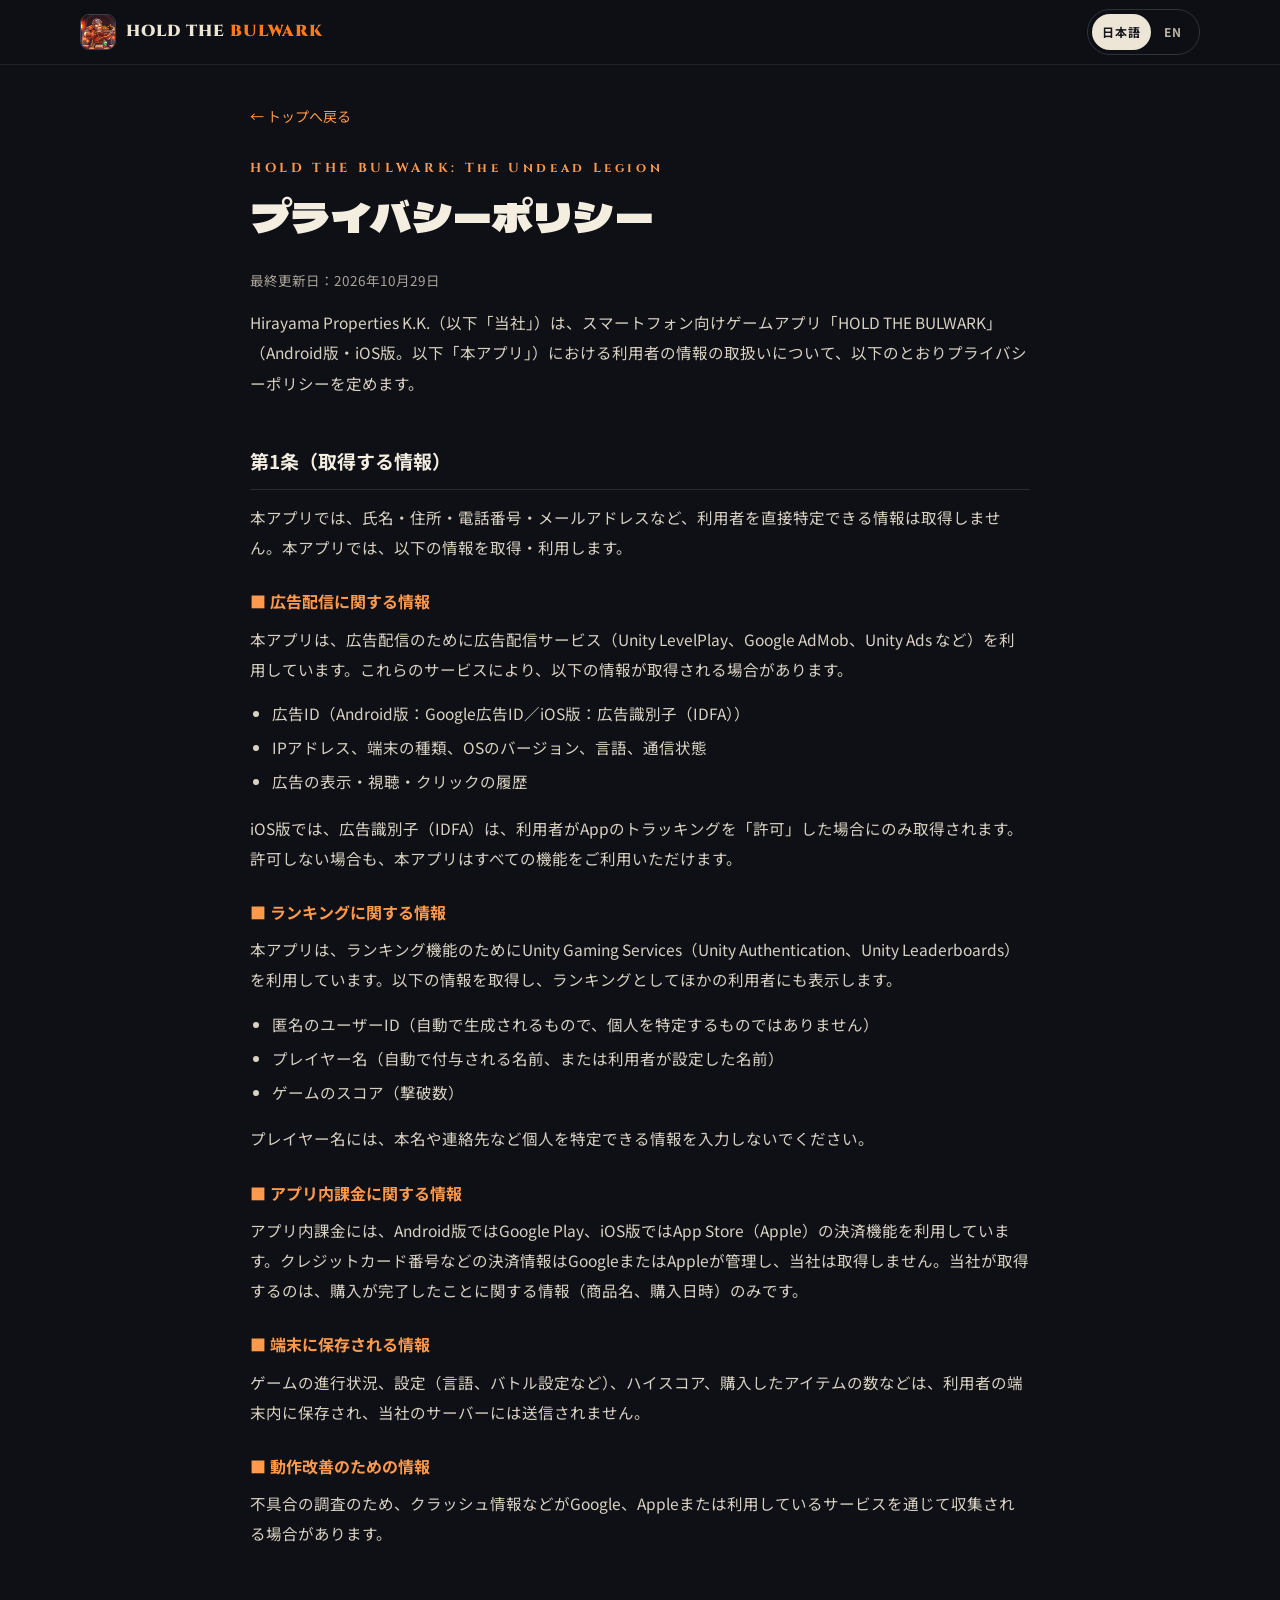
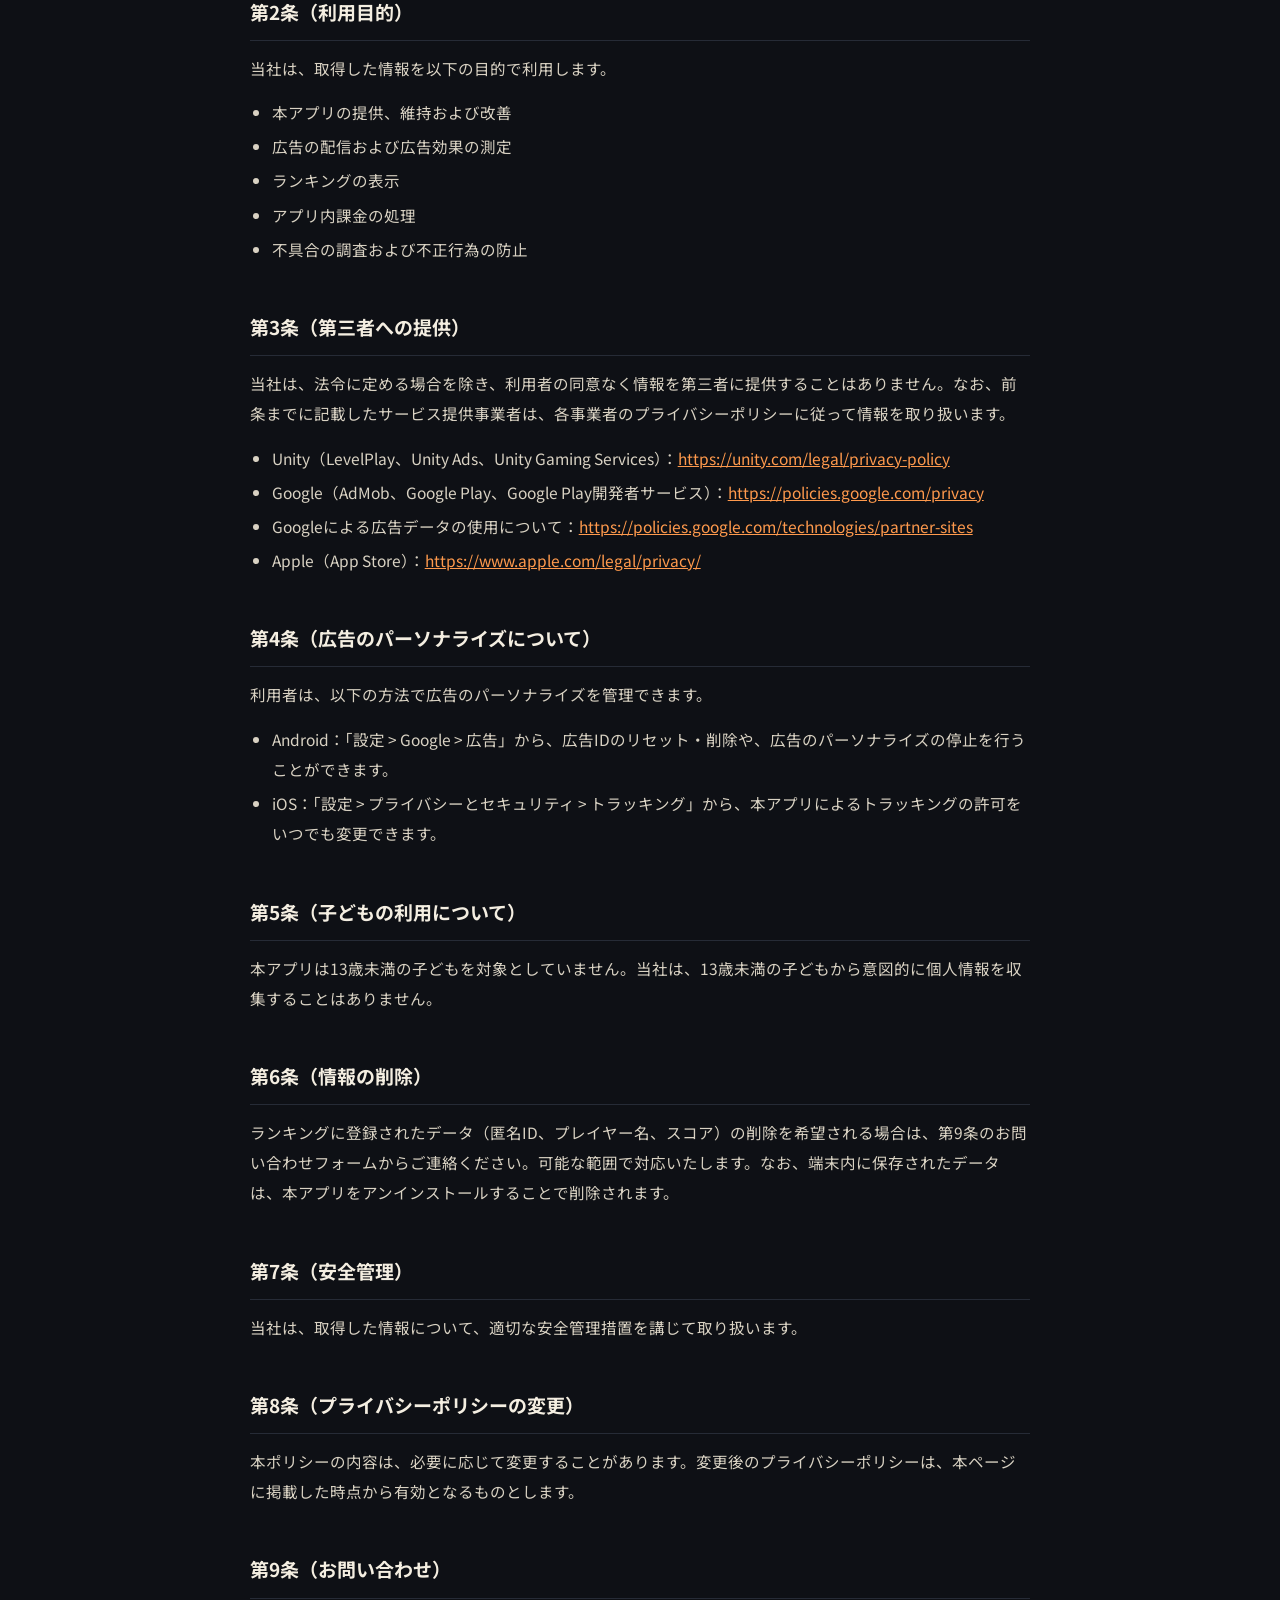
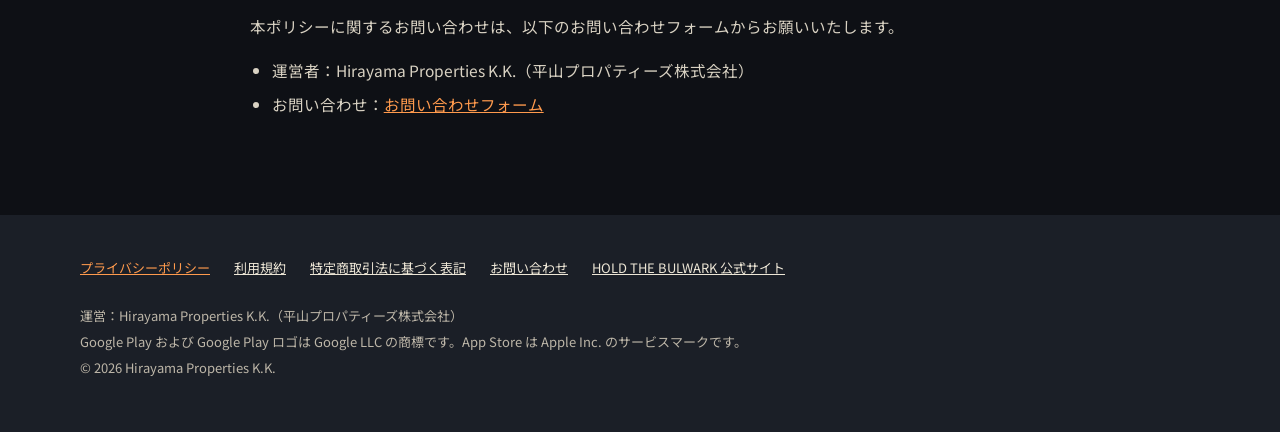
<file: privacy/index.html>
<!doctype html>
<html lang="ja">
<head>
<meta charset="utf-8">
<meta name="viewport" content="width=device-width, initial-scale=1">
<title>プライバシーポリシー｜HOLD THE BULWARK</title>
<meta name="description" content="プライバシーポリシー — HOLD THE BULWARK: The Undead Legion">
<meta name="theme-color" content="#0E1015">
<link rel="canonical" href="https://holdthebulwark.com/privacy/">
<link rel="alternate" hreflang="ja" href="https://holdthebulwark.com/privacy/">
<link rel="alternate" hreflang="en" href="https://holdthebulwark.com/en/privacy/">
<link rel="icon" href="../favicon.ico" sizes="32x32">
<link rel="apple-touch-icon" href="../assets/img/apple-touch-icon.png">
<link rel="preconnect" href="https://fonts.googleapis.com">
<link rel="preconnect" href="https://fonts.gstatic.com" crossorigin>
<link rel="stylesheet" href="https://fonts.googleapis.com/css2?family=Cinzel:wght@700;900&amp;family=Dela+Gothic+One&amp;family=Noto+Sans+JP:wght@400;500;700;900&amp;display=swap">
<link rel="stylesheet" href="../assets/css/style.css?v=72ba3e90">
<link rel="stylesheet" href="../assets/css/legal.css?v=1d1778a6">
</head>
<body>
<div class="root lang-ja" lang="ja">
<header class="legal-header">
<div class="wrap legal-header-in">
<a href="../" class="legal-logo">
<img src="../assets/img/app-icon.webp" alt="" width="36" height="36">
<span>HOLD THE <span class="accent">BULWARK</span></span>
</a>
<div role="group" aria-label="Language" class="legal-lang">
<a class="lang-btn on" href="./" hreflang="ja" lang="ja" aria-current="page">日本語</a>
<a class="lang-btn" href="../en/privacy/" hreflang="en" lang="en">EN</a>
</div>
</div>
</header>
<main class="wrap legal-main">
<p class="legal-back"><a href="../">← トップへ戻る</a></p>
<p class="eyebrow">HOLD THE BULWARK: The Undead Legion</p>
<h1 class="disp legal-title">プライバシーポリシー</h1>
<article class="legal-body">
<p class="legal-updated">最終更新日：2026年10月29日</p>
<p>Hirayama Properties K.K.（以下「当社」）は、スマートフォン向けゲームアプリ「HOLD THE BULWARK」（Android版・iOS版。以下「本アプリ」）における利用者の情報の取扱いについて、以下のとおりプライバシーポリシーを定めます。</p>
<h2>第1条（取得する情報）</h2>
<p>本アプリでは、氏名・住所・電話番号・メールアドレスなど、利用者を直接特定できる情報は取得しません。本アプリでは、以下の情報を取得・利用します。</p>
<h3>■ 広告配信に関する情報</h3>
<p>本アプリは、広告配信のために広告配信サービス（Unity LevelPlay、Google AdMob、Unity Ads など）を利用しています。これらのサービスにより、以下の情報が取得される場合があります。</p>
<ul><li>広告ID（Android版：Google広告ID／iOS版：広告識別子（IDFA））</li><li>IPアドレス、端末の種類、OSのバージョン、言語、通信状態</li><li>広告の表示・視聴・クリックの履歴</li></ul>
<p>iOS版では、広告識別子（IDFA）は、利用者がAppのトラッキングを「許可」した場合にのみ取得されます。許可しない場合も、本アプリはすべての機能をご利用いただけます。</p>
<h3>■ ランキングに関する情報</h3>
<p>本アプリは、ランキング機能のためにUnity Gaming Services（Unity Authentication、Unity Leaderboards）を利用しています。以下の情報を取得し、ランキングとしてほかの利用者にも表示します。</p>
<ul><li>匿名のユーザーID（自動で生成されるもので、個人を特定するものではありません）</li><li>プレイヤー名（自動で付与される名前、または利用者が設定した名前）</li><li>ゲームのスコア（撃破数）</li></ul>
<p>プレイヤー名には、本名や連絡先など個人を特定できる情報を入力しないでください。</p>
<h3>■ アプリ内課金に関する情報</h3>
<p>アプリ内課金には、Android版ではGoogle Play、iOS版ではApp Store（Apple）の決済機能を利用しています。クレジットカード番号などの決済情報はGoogleまたはAppleが管理し、当社は取得しません。当社が取得するのは、購入が完了したことに関する情報（商品名、購入日時）のみです。</p>
<h3>■ 端末に保存される情報</h3>
<p>ゲームの進行状況、設定（言語、バトル設定など）、ハイスコア、購入したアイテムの数などは、利用者の端末内に保存され、当社のサーバーには送信されません。</p>
<h3>■ 動作改善のための情報</h3>
<p>不具合の調査のため、クラッシュ情報などがGoogle、Appleまたは利用しているサービスを通じて収集される場合があります。</p>
<h2>第2条（利用目的）</h2>
<p>当社は、取得した情報を以下の目的で利用します。</p>
<ul><li>本アプリの提供、維持および改善</li><li>広告の配信および広告効果の測定</li><li>ランキングの表示</li><li>アプリ内課金の処理</li><li>不具合の調査および不正行為の防止</li></ul>
<h2>第3条（第三者への提供）</h2>
<p>当社は、法令に定める場合を除き、利用者の同意なく情報を第三者に提供することはありません。なお、前条までに記載したサービス提供事業者は、各事業者のプライバシーポリシーに従って情報を取り扱います。</p>
<ul><li>Unity（LevelPlay、Unity Ads、Unity Gaming Services）：<a href="https://unity.com/legal/privacy-policy" target="_blank" rel="noopener">https://unity.com/legal/privacy-policy</a></li><li>Google（AdMob、Google Play、Google Play開発者サービス）：<a href="https://policies.google.com/privacy" target="_blank" rel="noopener">https://policies.google.com/privacy</a></li><li>Googleによる広告データの使用について：<a href="https://policies.google.com/technologies/partner-sites" target="_blank" rel="noopener">https://policies.google.com/technologies/partner-sites</a></li><li>Apple（App Store）：<a href="https://www.apple.com/legal/privacy/" target="_blank" rel="noopener">https://www.apple.com/legal/privacy/</a></li></ul>
<h2>第4条（広告のパーソナライズについて）</h2>
<p>利用者は、以下の方法で広告のパーソナライズを管理できます。</p>
<ul><li>Android：「設定 &gt; Google &gt; 広告」から、広告IDのリセット・削除や、広告のパーソナライズの停止を行うことができます。</li><li>iOS：「設定 &gt; プライバシーとセキュリティ &gt; トラッキング」から、本アプリによるトラッキングの許可をいつでも変更できます。</li></ul>
<h2>第5条（子どもの利用について）</h2>
<p>本アプリは13歳未満の子どもを対象としていません。当社は、13歳未満の子どもから意図的に個人情報を収集することはありません。</p>
<h2>第6条（情報の削除）</h2>
<p>ランキングに登録されたデータ（匿名ID、プレイヤー名、スコア）の削除を希望される場合は、第9条のお問い合わせフォームからご連絡ください。可能な範囲で対応いたします。なお、端末内に保存されたデータは、本アプリをアンインストールすることで削除されます。</p>
<h2>第7条（安全管理）</h2>
<p>当社は、取得した情報について、適切な安全管理措置を講じて取り扱います。</p>
<h2>第8条（プライバシーポリシーの変更）</h2>
<p>本ポリシーの内容は、必要に応じて変更することがあります。変更後のプライバシーポリシーは、本ページに掲載した時点から有効となるものとします。</p>
<h2>第9条（お問い合わせ）</h2>
<p>本ポリシーに関するお問い合わせは、以下のお問い合わせフォームからお願いいたします。</p>
<ul><li>運営者：Hirayama Properties K.K.（平山プロパティーズ株式会社）</li><li>お問い合わせ：<a href="https://forms.gle/QtNSUzpAxisWaQEp6" target="_blank" rel="noopener">お問い合わせフォーム</a></li></ul>
</article>
</main>
<footer class="legal-footer">
<div class="wrap">
<nav aria-label="Footer" class="legal-footer-nav">
<a href="../privacy/" aria-current="page">プライバシーポリシー</a>
<a href="../terms/">利用規約</a>
<a href="../tokusho/">特定商取引法に基づく表記</a>
<a href="https://forms.gle/QtNSUzpAxisWaQEp6" target="_blank" rel="noopener">お問い合わせ</a>
<a href="../">HOLD THE BULWARK 公式サイト</a>
</nav>
<p>運営：Hirayama Properties K.K.（平山プロパティーズ株式会社）</p>
<p>Google Play および Google Play ロゴは Google LLC の商標です。App Store は Apple Inc. のサービスマークです。</p>
<p>© 2026 Hirayama Properties K.K.</p>
</div>
</footer>
</div>
</body>
</html>
</file>
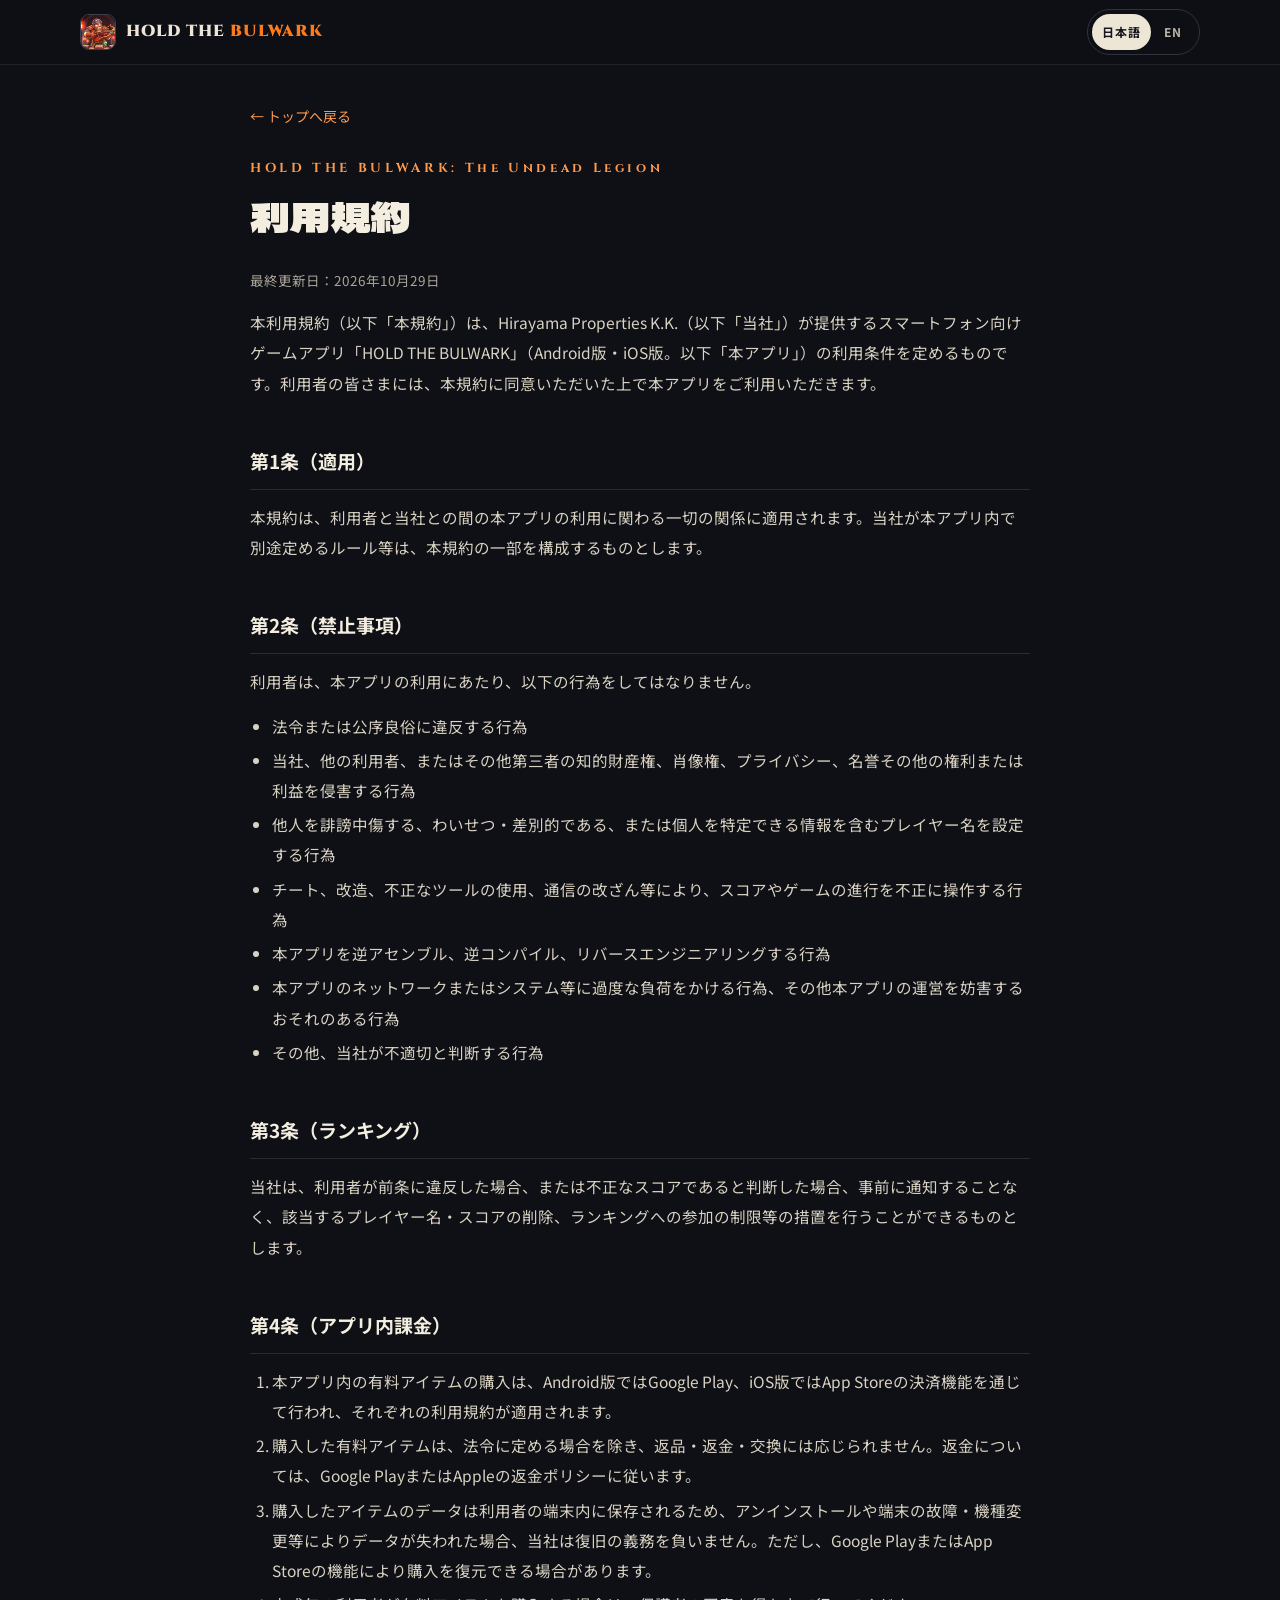
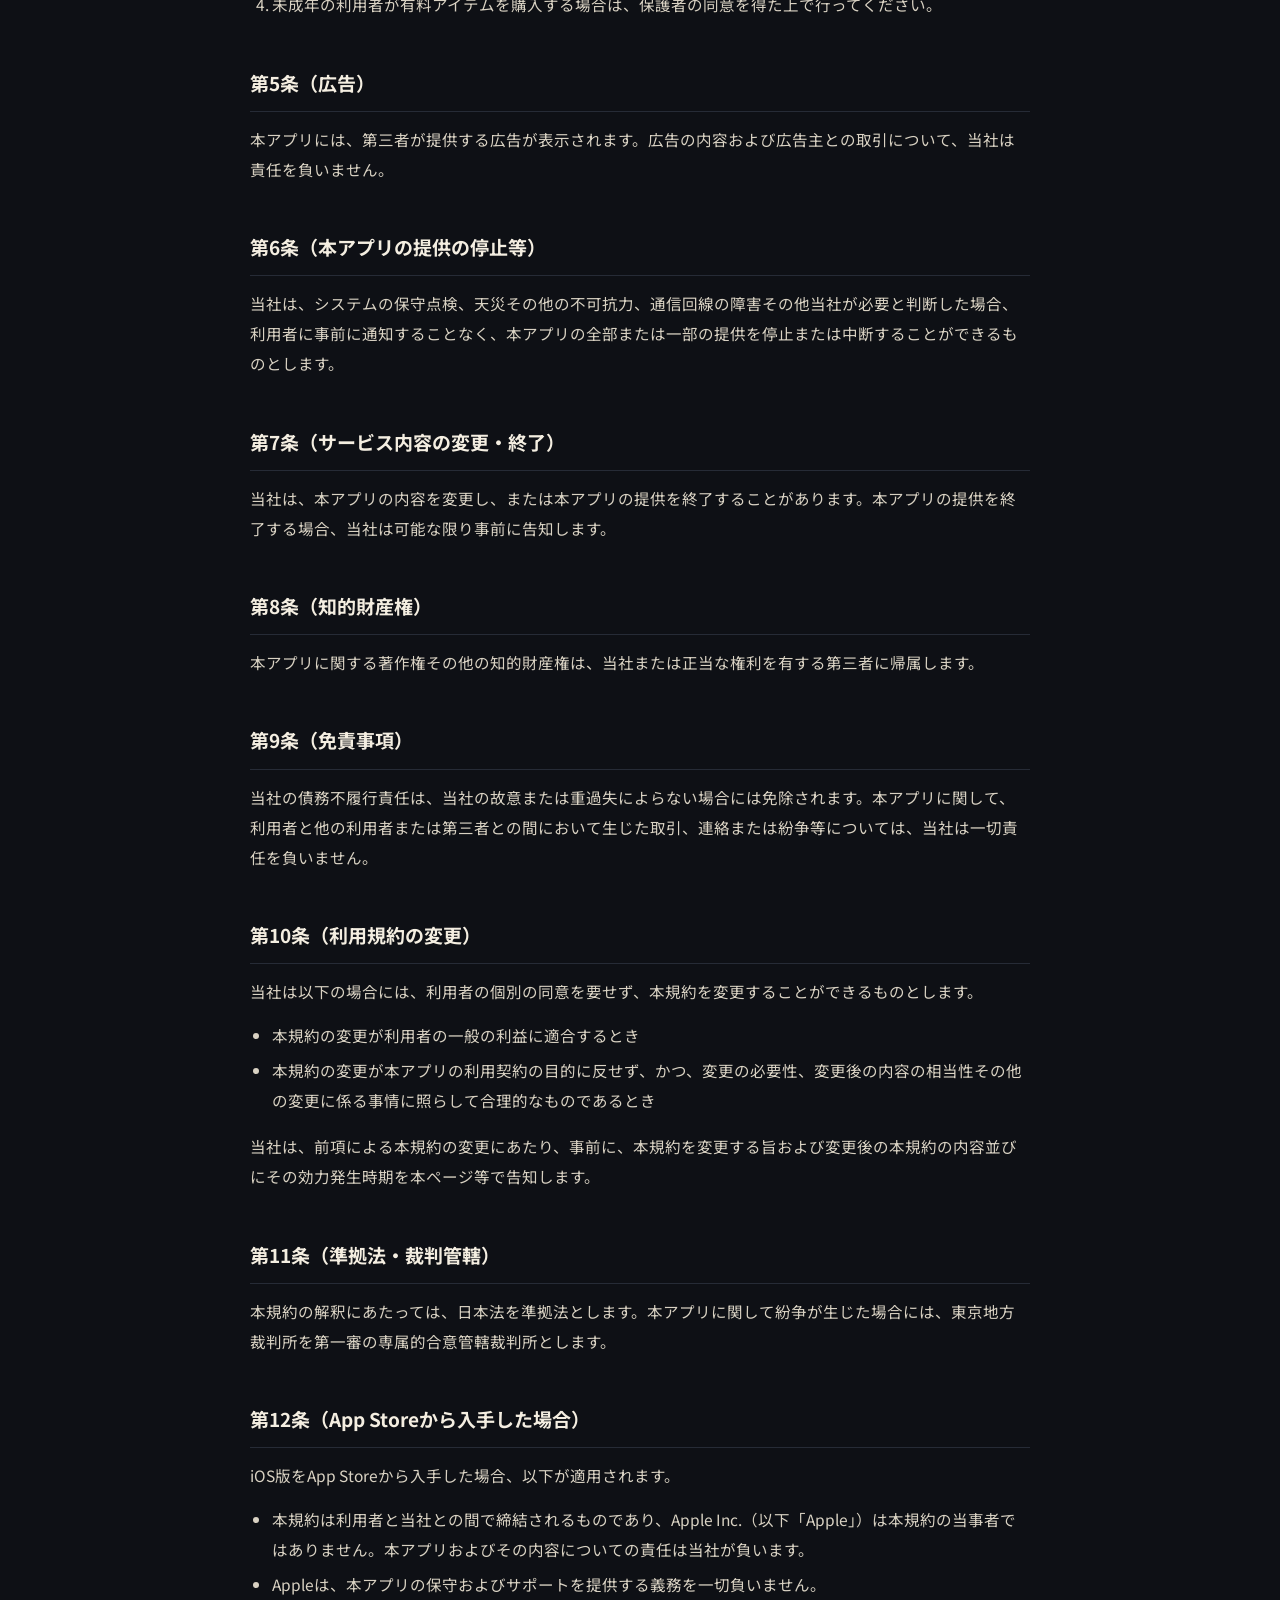
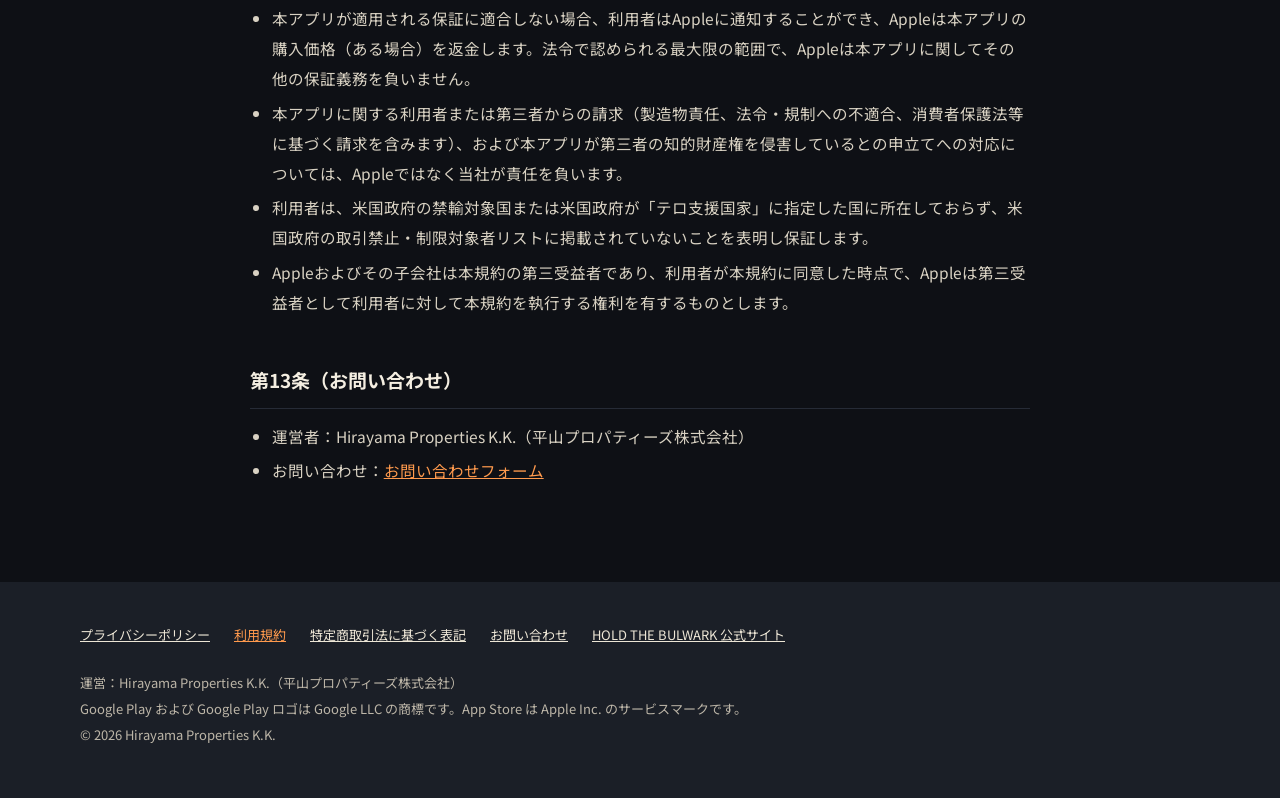
<file: terms/index.html>
<!doctype html>
<html lang="ja">
<head>
<meta charset="utf-8">
<meta name="viewport" content="width=device-width, initial-scale=1">
<title>利用規約｜HOLD THE BULWARK</title>
<meta name="description" content="利用規約 — HOLD THE BULWARK: The Undead Legion">
<meta name="theme-color" content="#0E1015">
<link rel="canonical" href="https://holdthebulwark.com/terms/">
<link rel="alternate" hreflang="ja" href="https://holdthebulwark.com/terms/">
<link rel="alternate" hreflang="en" href="https://holdthebulwark.com/en/terms/">
<link rel="icon" href="../favicon.ico" sizes="32x32">
<link rel="apple-touch-icon" href="../assets/img/apple-touch-icon.png">
<link rel="preconnect" href="https://fonts.googleapis.com">
<link rel="preconnect" href="https://fonts.gstatic.com" crossorigin>
<link rel="stylesheet" href="https://fonts.googleapis.com/css2?family=Cinzel:wght@700;900&amp;family=Dela+Gothic+One&amp;family=Noto+Sans+JP:wght@400;500;700;900&amp;display=swap">
<link rel="stylesheet" href="../assets/css/style.css?v=72ba3e90">
<link rel="stylesheet" href="../assets/css/legal.css?v=1d1778a6">
</head>
<body>
<div class="root lang-ja" lang="ja">
<header class="legal-header">
<div class="wrap legal-header-in">
<a href="../" class="legal-logo">
<img src="../assets/img/app-icon.webp" alt="" width="36" height="36">
<span>HOLD THE <span class="accent">BULWARK</span></span>
</a>
<div role="group" aria-label="Language" class="legal-lang">
<a class="lang-btn on" href="./" hreflang="ja" lang="ja" aria-current="page">日本語</a>
<a class="lang-btn" href="../en/terms/" hreflang="en" lang="en">EN</a>
</div>
</div>
</header>
<main class="wrap legal-main">
<p class="legal-back"><a href="../">← トップへ戻る</a></p>
<p class="eyebrow">HOLD THE BULWARK: The Undead Legion</p>
<h1 class="disp legal-title">利用規約</h1>
<article class="legal-body">
<p class="legal-updated">最終更新日：2026年10月29日</p>
<p>本利用規約（以下「本規約」）は、Hirayama Properties K.K.（以下「当社」）が提供するスマートフォン向けゲームアプリ「HOLD THE BULWARK」（Android版・iOS版。以下「本アプリ」）の利用条件を定めるものです。利用者の皆さまには、本規約に同意いただいた上で本アプリをご利用いただきます。</p>
<h2>第1条（適用）</h2>
<p>本規約は、利用者と当社との間の本アプリの利用に関わる一切の関係に適用されます。当社が本アプリ内で別途定めるルール等は、本規約の一部を構成するものとします。</p>
<h2>第2条（禁止事項）</h2>
<p>利用者は、本アプリの利用にあたり、以下の行為をしてはなりません。</p>
<ul><li>法令または公序良俗に違反する行為</li><li>当社、他の利用者、またはその他第三者の知的財産権、肖像権、プライバシー、名誉その他の権利または利益を侵害する行為</li><li>他人を誹謗中傷する、わいせつ・差別的である、または個人を特定できる情報を含むプレイヤー名を設定する行為</li><li>チート、改造、不正なツールの使用、通信の改ざん等により、スコアやゲームの進行を不正に操作する行為</li><li>本アプリを逆アセンブル、逆コンパイル、リバースエンジニアリングする行為</li><li>本アプリのネットワークまたはシステム等に過度な負荷をかける行為、その他本アプリの運営を妨害するおそれのある行為</li><li>その他、当社が不適切と判断する行為</li></ul>
<h2>第3条（ランキング）</h2>
<p>当社は、利用者が前条に違反した場合、または不正なスコアであると判断した場合、事前に通知することなく、該当するプレイヤー名・スコアの削除、ランキングへの参加の制限等の措置を行うことができるものとします。</p>
<h2>第4条（アプリ内課金）</h2>
<ol><li>本アプリ内の有料アイテムの購入は、Android版ではGoogle Play、iOS版ではApp Storeの決済機能を通じて行われ、それぞれの利用規約が適用されます。</li><li>購入した有料アイテムは、法令に定める場合を除き、返品・返金・交換には応じられません。返金については、Google PlayまたはAppleの返金ポリシーに従います。</li><li>購入したアイテムのデータは利用者の端末内に保存されるため、アンインストールや端末の故障・機種変更等によりデータが失われた場合、当社は復旧の義務を負いません。ただし、Google PlayまたはApp Storeの機能により購入を復元できる場合があります。</li><li>未成年の利用者が有料アイテムを購入する場合は、保護者の同意を得た上で行ってください。</li></ol>
<h2>第5条（広告）</h2>
<p>本アプリには、第三者が提供する広告が表示されます。広告の内容および広告主との取引について、当社は責任を負いません。</p>
<h2>第6条（本アプリの提供の停止等）</h2>
<p>当社は、システムの保守点検、天災その他の不可抗力、通信回線の障害その他当社が必要と判断した場合、利用者に事前に通知することなく、本アプリの全部または一部の提供を停止または中断することができるものとします。</p>
<h2>第7条（サービス内容の変更・終了）</h2>
<p>当社は、本アプリの内容を変更し、または本アプリの提供を終了することがあります。本アプリの提供を終了する場合、当社は可能な限り事前に告知します。</p>
<h2>第8条（知的財産権）</h2>
<p>本アプリに関する著作権その他の知的財産権は、当社または正当な権利を有する第三者に帰属します。</p>
<h2>第9条（免責事項）</h2>
<p>当社の債務不履行責任は、当社の故意または重過失によらない場合には免除されます。本アプリに関して、利用者と他の利用者または第三者との間において生じた取引、連絡または紛争等については、当社は一切責任を負いません。</p>
<h2>第10条（利用規約の変更）</h2>
<p>当社は以下の場合には、利用者の個別の同意を要せず、本規約を変更することができるものとします。</p>
<ul><li>本規約の変更が利用者の一般の利益に適合するとき</li><li>本規約の変更が本アプリの利用契約の目的に反せず、かつ、変更の必要性、変更後の内容の相当性その他の変更に係る事情に照らして合理的なものであるとき</li></ul>
<p>当社は、前項による本規約の変更にあたり、事前に、本規約を変更する旨および変更後の本規約の内容並びにその効力発生時期を本ページ等で告知します。</p>
<h2>第11条（準拠法・裁判管轄）</h2>
<p>本規約の解釈にあたっては、日本法を準拠法とします。本アプリに関して紛争が生じた場合には、東京地方裁判所を第一審の専属的合意管轄裁判所とします。</p>
<h2>第12条（App Storeから入手した場合）</h2>
<p>iOS版をApp Storeから入手した場合、以下が適用されます。</p>
<ul><li>本規約は利用者と当社との間で締結されるものであり、Apple Inc.（以下「Apple」）は本規約の当事者ではありません。本アプリおよびその内容についての責任は当社が負います。</li><li>Appleは、本アプリの保守およびサポートを提供する義務を一切負いません。</li><li>本アプリが適用される保証に適合しない場合、利用者はAppleに通知することができ、Appleは本アプリの購入価格（ある場合）を返金します。法令で認められる最大限の範囲で、Appleは本アプリに関してその他の保証義務を負いません。</li><li>本アプリに関する利用者または第三者からの請求（製造物責任、法令・規制への不適合、消費者保護法等に基づく請求を含みます）、および本アプリが第三者の知的財産権を侵害しているとの申立てへの対応については、Appleではなく当社が責任を負います。</li><li>利用者は、米国政府の禁輸対象国または米国政府が「テロ支援国家」に指定した国に所在しておらず、米国政府の取引禁止・制限対象者リストに掲載されていないことを表明し保証します。</li><li>Appleおよびその子会社は本規約の第三受益者であり、利用者が本規約に同意した時点で、Appleは第三受益者として利用者に対して本規約を執行する権利を有するものとします。</li></ul>
<h2>第13条（お問い合わせ）</h2>
<ul><li>運営者：Hirayama Properties K.K.（平山プロパティーズ株式会社）</li><li>お問い合わせ：<a href="https://forms.gle/QtNSUzpAxisWaQEp6" target="_blank" rel="noopener">お問い合わせフォーム</a></li></ul>
</article>
</main>
<footer class="legal-footer">
<div class="wrap">
<nav aria-label="Footer" class="legal-footer-nav">
<a href="../privacy/">プライバシーポリシー</a>
<a href="../terms/" aria-current="page">利用規約</a>
<a href="../tokusho/">特定商取引法に基づく表記</a>
<a href="https://forms.gle/QtNSUzpAxisWaQEp6" target="_blank" rel="noopener">お問い合わせ</a>
<a href="../">HOLD THE BULWARK 公式サイト</a>
</nav>
<p>運営：Hirayama Properties K.K.（平山プロパティーズ株式会社）</p>
<p>Google Play および Google Play ロゴは Google LLC の商標です。App Store は Apple Inc. のサービスマークです。</p>
<p>© 2026 Hirayama Properties K.K.</p>
</div>
</footer>
</div>
</body>
</html>
</file>
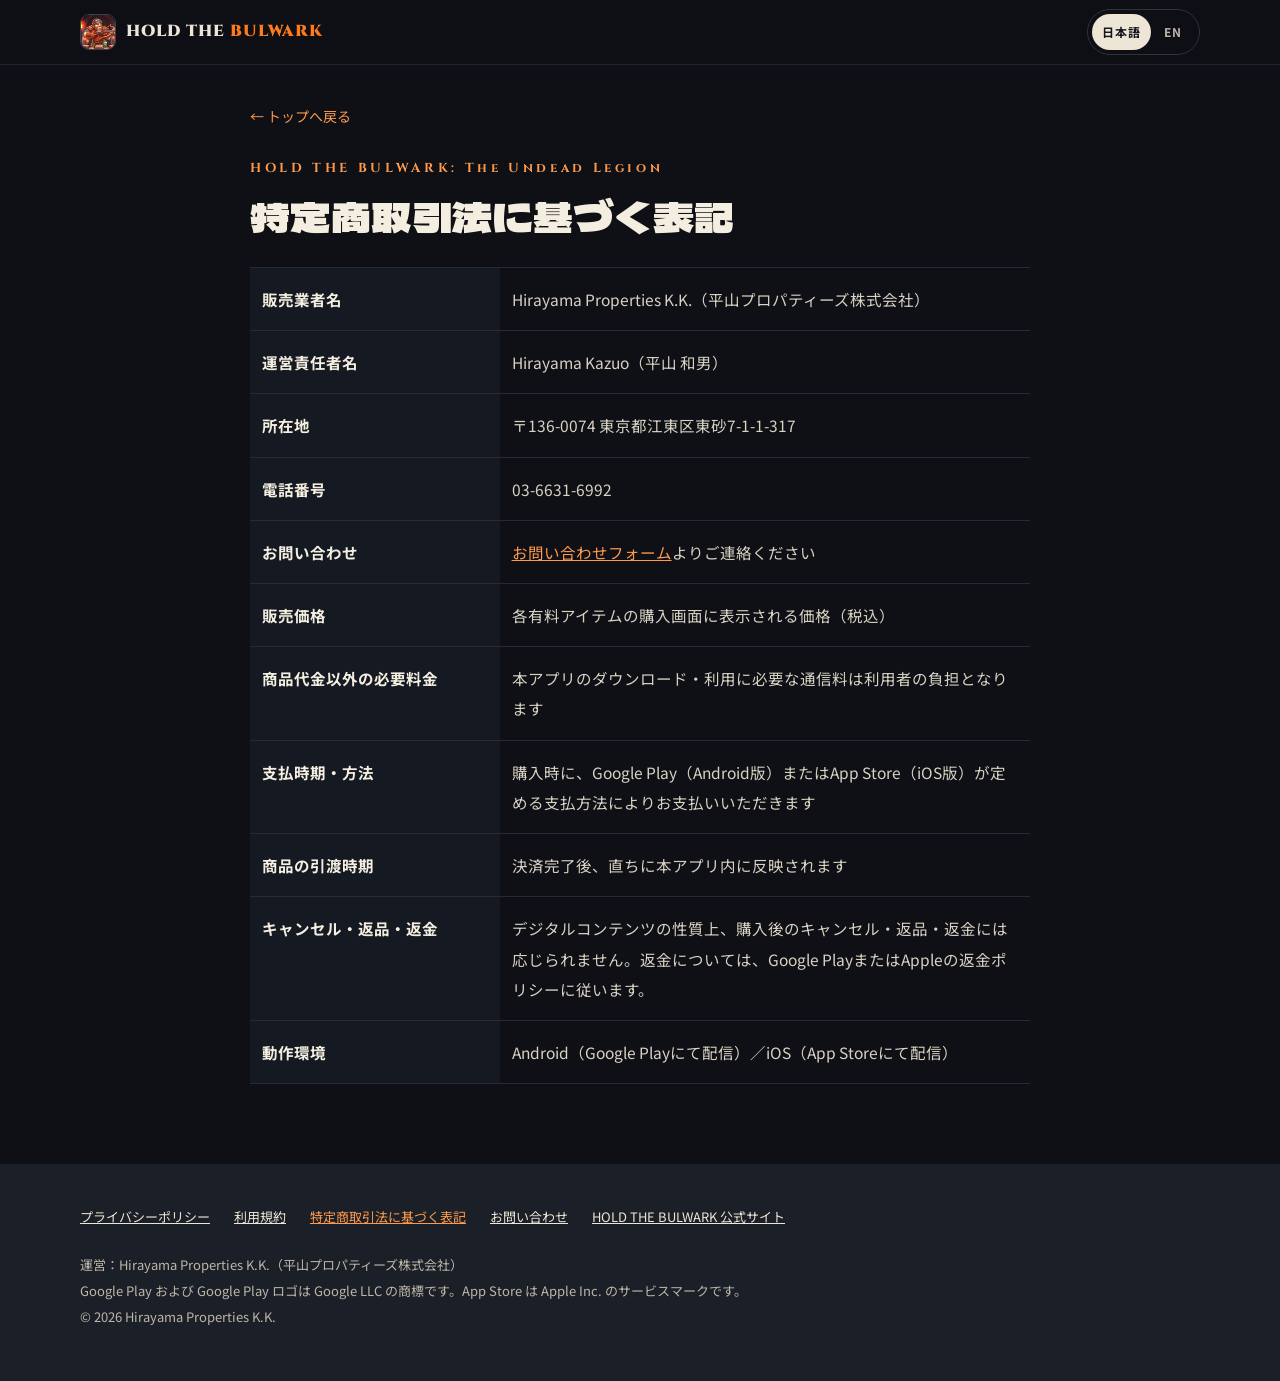
<file: tokusho/index.html>
<!doctype html>
<html lang="ja">
<head>
<meta charset="utf-8">
<meta name="viewport" content="width=device-width, initial-scale=1">
<title>特定商取引法に基づく表記｜HOLD THE BULWARK</title>
<meta name="description" content="特定商取引法に基づく表記 — HOLD THE BULWARK: The Undead Legion">
<meta name="theme-color" content="#0E1015">
<link rel="canonical" href="https://holdthebulwark.com/tokusho/">
<link rel="icon" href="../favicon.ico" sizes="32x32">
<link rel="apple-touch-icon" href="../assets/img/apple-touch-icon.png">
<link rel="preconnect" href="https://fonts.googleapis.com">
<link rel="preconnect" href="https://fonts.gstatic.com" crossorigin>
<link rel="stylesheet" href="https://fonts.googleapis.com/css2?family=Cinzel:wght@700;900&amp;family=Dela+Gothic+One&amp;family=Noto+Sans+JP:wght@400;500;700;900&amp;display=swap">
<link rel="stylesheet" href="../assets/css/style.css?v=72ba3e90">
<link rel="stylesheet" href="../assets/css/legal.css?v=1d1778a6">
</head>
<body>
<div class="root lang-ja" lang="ja">
<header class="legal-header">
<div class="wrap legal-header-in">
<a href="../" class="legal-logo">
<img src="../assets/img/app-icon.webp" alt="" width="36" height="36">
<span>HOLD THE <span class="accent">BULWARK</span></span>
</a>
<div role="group" aria-label="Language" class="legal-lang">
<a class="lang-btn on" href="./" hreflang="ja" lang="ja" aria-current="page">日本語</a>
<a class="lang-btn" href="../en/" hreflang="en" lang="en">EN</a>
</div>
</div>
</header>
<main class="wrap legal-main">
<p class="legal-back"><a href="../">← トップへ戻る</a></p>
<p class="eyebrow">HOLD THE BULWARK: The Undead Legion</p>
<h1 class="disp legal-title">特定商取引法に基づく表記</h1>
<article class="legal-body">
<table class="legal-table"><tbody><tr><th scope="row">販売業者名</th><td>Hirayama Properties K.K.（平山プロパティーズ株式会社）</td></tr><tr><th scope="row">運営責任者名</th><td>Hirayama Kazuo（平山 和男）</td></tr><tr><th scope="row">所在地</th><td>〒136-0074 東京都江東区東砂7-1-1-317</td></tr><tr><th scope="row">電話番号</th><td>03-6631-6992</td></tr><tr><th scope="row">お問い合わせ</th><td><a href="https://forms.gle/QtNSUzpAxisWaQEp6" target="_blank" rel="noopener">お問い合わせフォーム</a>よりご連絡ください</td></tr><tr><th scope="row">販売価格</th><td>各有料アイテムの購入画面に表示される価格（税込）</td></tr><tr><th scope="row">商品代金以外の必要料金</th><td>本アプリのダウンロード・利用に必要な通信料は利用者の負担となります</td></tr><tr><th scope="row">支払時期・方法</th><td>購入時に、Google Play（Android版）またはApp Store（iOS版）が定める支払方法によりお支払いいただきます</td></tr><tr><th scope="row">商品の引渡時期</th><td>決済完了後、直ちに本アプリ内に反映されます</td></tr><tr><th scope="row">キャンセル・返品・返金</th><td>デジタルコンテンツの性質上、購入後のキャンセル・返品・返金には応じられません。返金については、Google PlayまたはAppleの返金ポリシーに従います。</td></tr><tr><th scope="row">動作環境</th><td>Android（Google Playにて配信）／iOS（App Storeにて配信）</td></tr></tbody></table>
</article>
</main>
<footer class="legal-footer">
<div class="wrap">
<nav aria-label="Footer" class="legal-footer-nav">
<a href="../privacy/">プライバシーポリシー</a>
<a href="../terms/">利用規約</a>
<a href="../tokusho/" aria-current="page">特定商取引法に基づく表記</a>
<a href="https://forms.gle/QtNSUzpAxisWaQEp6" target="_blank" rel="noopener">お問い合わせ</a>
<a href="../">HOLD THE BULWARK 公式サイト</a>
</nav>
<p>運営：Hirayama Properties K.K.（平山プロパティーズ株式会社）</p>
<p>Google Play および Google Play ロゴは Google LLC の商標です。App Store は Apple Inc. のサービスマークです。</p>
<p>© 2026 Hirayama Properties K.K.</p>
</div>
</footer>
</div>
</body>
</html>
</file>
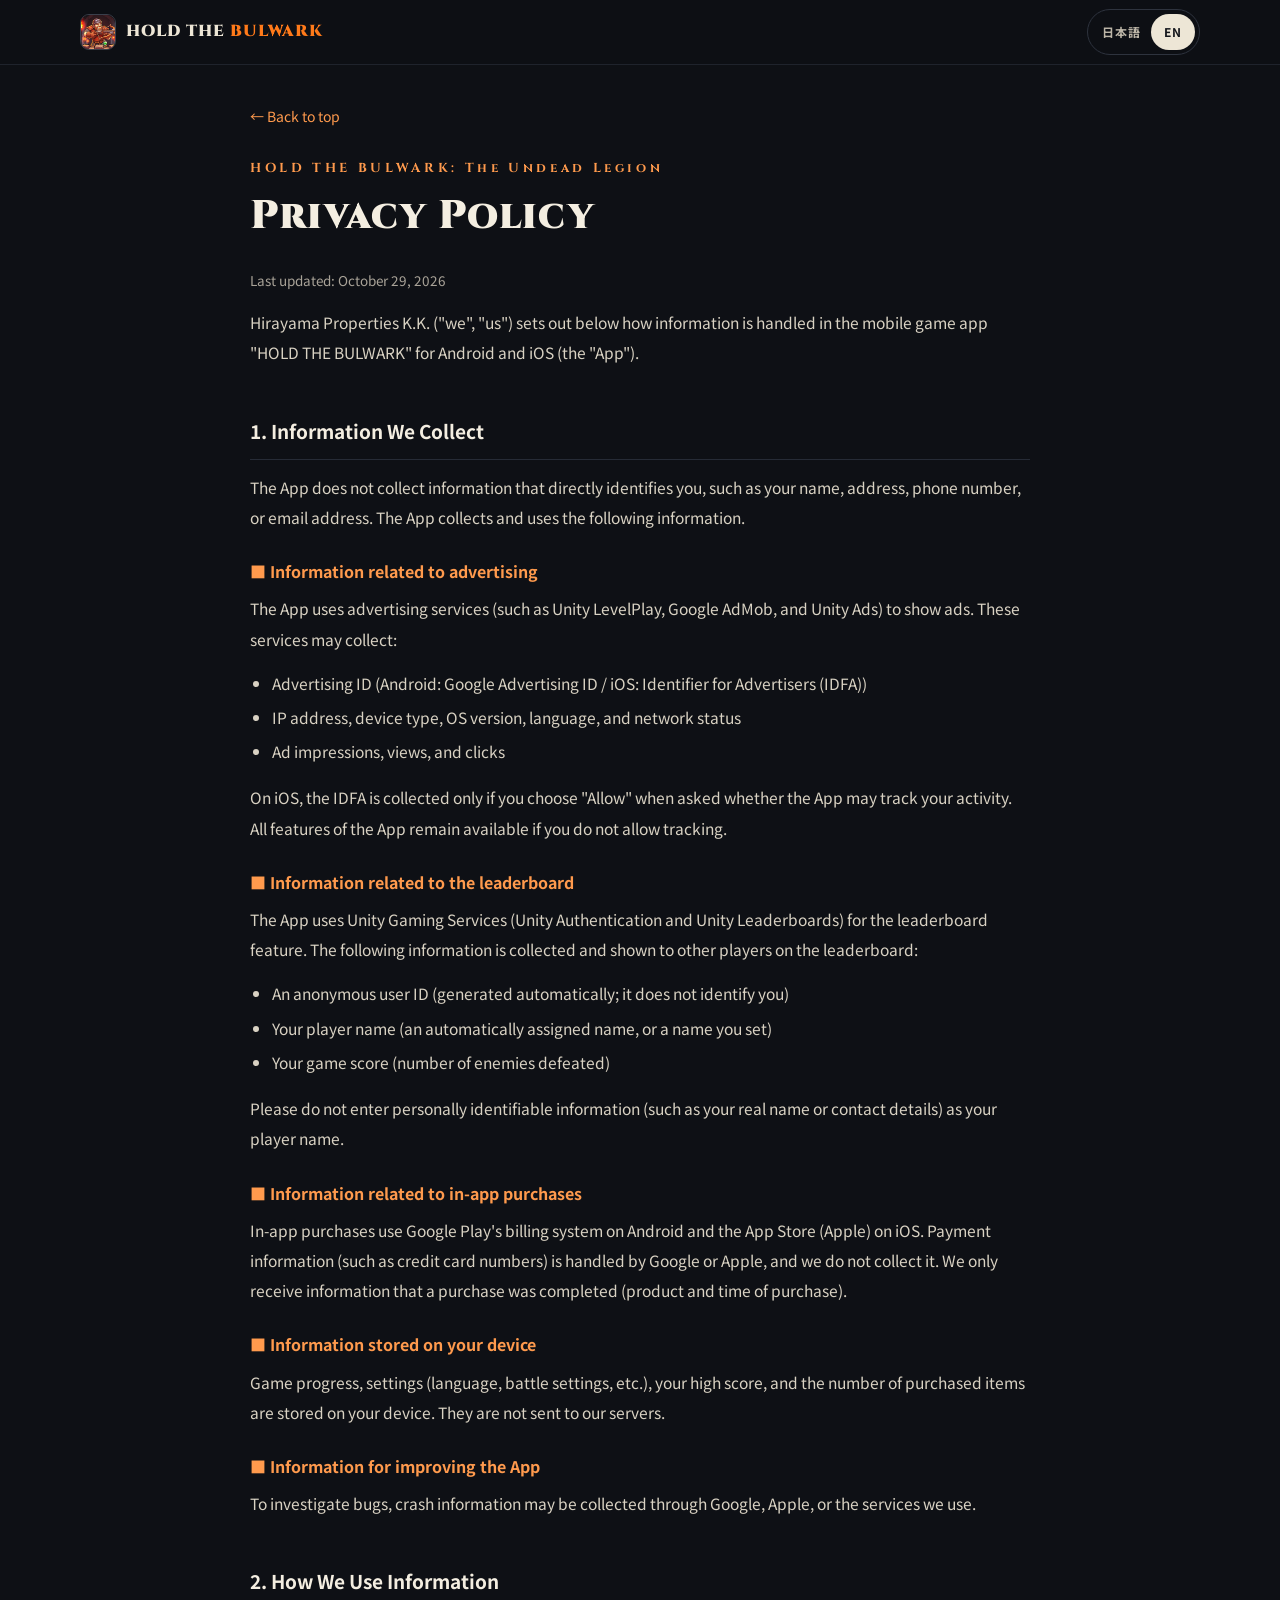
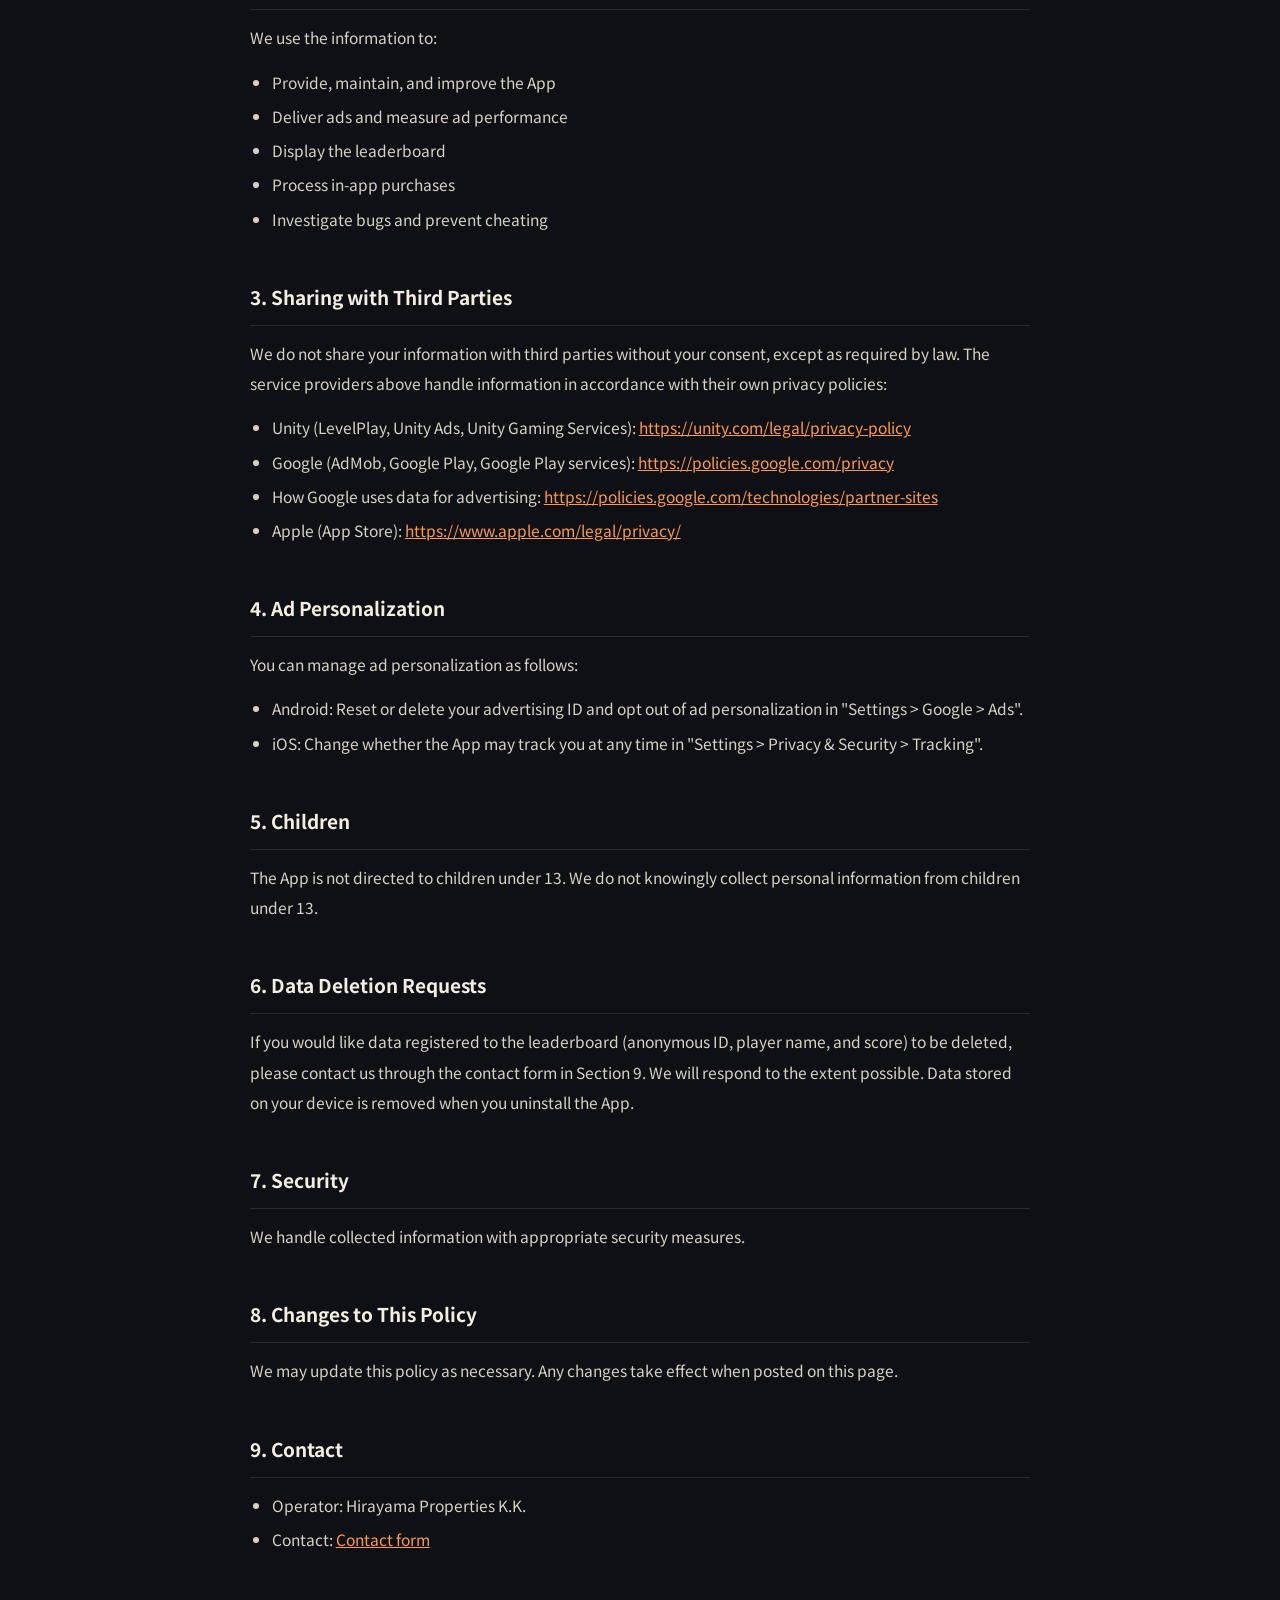
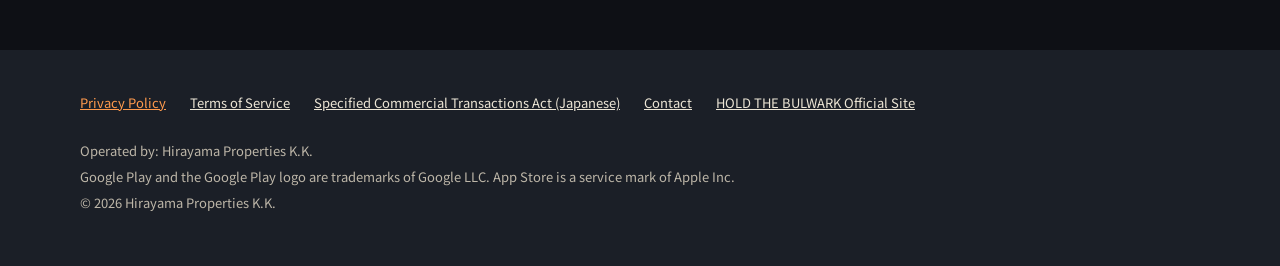
<file: en/privacy/index.html>
<!doctype html>
<html lang="en">
<head>
<meta charset="utf-8">
<meta name="viewport" content="width=device-width, initial-scale=1">
<title>Privacy Policy｜HOLD THE BULWARK</title>
<meta name="description" content="Privacy Policy — HOLD THE BULWARK: The Undead Legion">
<meta name="theme-color" content="#0E1015">
<link rel="canonical" href="https://holdthebulwark.com/en/privacy/">
<link rel="alternate" hreflang="en" href="https://holdthebulwark.com/en/privacy/">
<link rel="alternate" hreflang="ja" href="https://holdthebulwark.com/privacy/">
<link rel="icon" href="../../favicon.ico" sizes="32x32">
<link rel="apple-touch-icon" href="../../assets/img/apple-touch-icon.png">
<link rel="preconnect" href="https://fonts.googleapis.com">
<link rel="preconnect" href="https://fonts.gstatic.com" crossorigin>
<link rel="stylesheet" href="https://fonts.googleapis.com/css2?family=Cinzel:wght@700;900&amp;family=Dela+Gothic+One&amp;family=Noto+Sans+JP:wght@400;500;700;900&amp;display=swap">
<link rel="stylesheet" href="../../assets/css/style.css?v=72ba3e90">
<link rel="stylesheet" href="../../assets/css/legal.css?v=1d1778a6">
</head>
<body>
<div class="root lang-en" lang="en">
<header class="legal-header">
<div class="wrap legal-header-in">
<a href="../" class="legal-logo">
<img src="../../assets/img/app-icon.webp" alt="" width="36" height="36">
<span>HOLD THE <span class="accent">BULWARK</span></span>
</a>
<div role="group" aria-label="Language" class="legal-lang">
<a class="lang-btn" href="../../privacy/" hreflang="ja" lang="ja">日本語</a>
<a class="lang-btn on" href="./" hreflang="en" lang="en" aria-current="page">EN</a>
</div>
</div>
</header>
<main class="wrap legal-main">
<p class="legal-back"><a href="../">← Back to top</a></p>
<p class="eyebrow">HOLD THE BULWARK: The Undead Legion</p>
<h1 class="disp legal-title">Privacy Policy</h1>
<article class="legal-body">
<p class="legal-updated">Last updated: October 29, 2026</p>
<p>Hirayama Properties K.K. (&quot;we&quot;, &quot;us&quot;) sets out below how information is handled in the mobile game app &quot;HOLD THE BULWARK&quot; for Android and iOS (the &quot;App&quot;).</p>
<h2>1. Information We Collect</h2>
<p>The App does not collect information that directly identifies you, such as your name, address, phone number, or email address. The App collects and uses the following information.</p>
<h3>■ Information related to advertising</h3>
<p>The App uses advertising services (such as Unity LevelPlay, Google AdMob, and Unity Ads) to show ads. These services may collect:</p>
<ul><li>Advertising ID (Android: Google Advertising ID / iOS: Identifier for Advertisers (IDFA))</li><li>IP address, device type, OS version, language, and network status</li><li>Ad impressions, views, and clicks</li></ul>
<p>On iOS, the IDFA is collected only if you choose &quot;Allow&quot; when asked whether the App may track your activity. All features of the App remain available if you do not allow tracking.</p>
<h3>■ Information related to the leaderboard</h3>
<p>The App uses Unity Gaming Services (Unity Authentication and Unity Leaderboards) for the leaderboard feature. The following information is collected and shown to other players on the leaderboard:</p>
<ul><li>An anonymous user ID (generated automatically; it does not identify you)</li><li>Your player name (an automatically assigned name, or a name you set)</li><li>Your game score (number of enemies defeated)</li></ul>
<p>Please do not enter personally identifiable information (such as your real name or contact details) as your player name.</p>
<h3>■ Information related to in-app purchases</h3>
<p>In-app purchases use Google Play's billing system on Android and the App Store (Apple) on iOS. Payment information (such as credit card numbers) is handled by Google or Apple, and we do not collect it. We only receive information that a purchase was completed (product and time of purchase).</p>
<h3>■ Information stored on your device</h3>
<p>Game progress, settings (language, battle settings, etc.), your high score, and the number of purchased items are stored on your device. They are not sent to our servers.</p>
<h3>■ Information for improving the App</h3>
<p>To investigate bugs, crash information may be collected through Google, Apple, or the services we use.</p>
<h2>2. How We Use Information</h2>
<p>We use the information to:</p>
<ul><li>Provide, maintain, and improve the App</li><li>Deliver ads and measure ad performance</li><li>Display the leaderboard</li><li>Process in-app purchases</li><li>Investigate bugs and prevent cheating</li></ul>
<h2>3. Sharing with Third Parties</h2>
<p>We do not share your information with third parties without your consent, except as required by law. The service providers above handle information in accordance with their own privacy policies:</p>
<ul><li>Unity (LevelPlay, Unity Ads, Unity Gaming Services): <a href="https://unity.com/legal/privacy-policy" target="_blank" rel="noopener">https://unity.com/legal/privacy-policy</a></li><li>Google (AdMob, Google Play, Google Play services): <a href="https://policies.google.com/privacy" target="_blank" rel="noopener">https://policies.google.com/privacy</a></li><li>How Google uses data for advertising: <a href="https://policies.google.com/technologies/partner-sites" target="_blank" rel="noopener">https://policies.google.com/technologies/partner-sites</a></li><li>Apple (App Store): <a href="https://www.apple.com/legal/privacy/" target="_blank" rel="noopener">https://www.apple.com/legal/privacy/</a></li></ul>
<h2>4. Ad Personalization</h2>
<p>You can manage ad personalization as follows:</p>
<ul><li>Android: Reset or delete your advertising ID and opt out of ad personalization in &quot;Settings &gt; Google &gt; Ads&quot;.</li><li>iOS: Change whether the App may track you at any time in &quot;Settings &gt; Privacy &amp; Security &gt; Tracking&quot;.</li></ul>
<h2>5. Children</h2>
<p>The App is not directed to children under 13. We do not knowingly collect personal information from children under 13.</p>
<h2>6. Data Deletion Requests</h2>
<p>If you would like data registered to the leaderboard (anonymous ID, player name, and score) to be deleted, please contact us through the contact form in Section 9. We will respond to the extent possible. Data stored on your device is removed when you uninstall the App.</p>
<h2>7. Security</h2>
<p>We handle collected information with appropriate security measures.</p>
<h2>8. Changes to This Policy</h2>
<p>We may update this policy as necessary. Any changes take effect when posted on this page.</p>
<h2>9. Contact</h2>
<ul><li>Operator: Hirayama Properties K.K.</li><li>Contact: <a href="https://forms.gle/QtNSUzpAxisWaQEp6" target="_blank" rel="noopener">Contact form</a></li></ul>
</article>
</main>
<footer class="legal-footer">
<div class="wrap">
<nav aria-label="Footer" class="legal-footer-nav">
<a href="../../en/privacy/" aria-current="page">Privacy Policy</a>
<a href="../../en/terms/">Terms of Service</a>
<a href="../../tokusho/">Specified Commercial Transactions Act (Japanese)</a>
<a href="https://forms.gle/QtNSUzpAxisWaQEp6" target="_blank" rel="noopener">Contact</a>
<a href="../">HOLD THE BULWARK Official Site</a>
</nav>
<p>Operated by: Hirayama Properties K.K.</p>
<p>Google Play and the Google Play logo are trademarks of Google LLC. App Store is a service mark of Apple Inc.</p>
<p>© 2026 Hirayama Properties K.K.</p>
</div>
</footer>
</div>
</body>
</html>
</file>
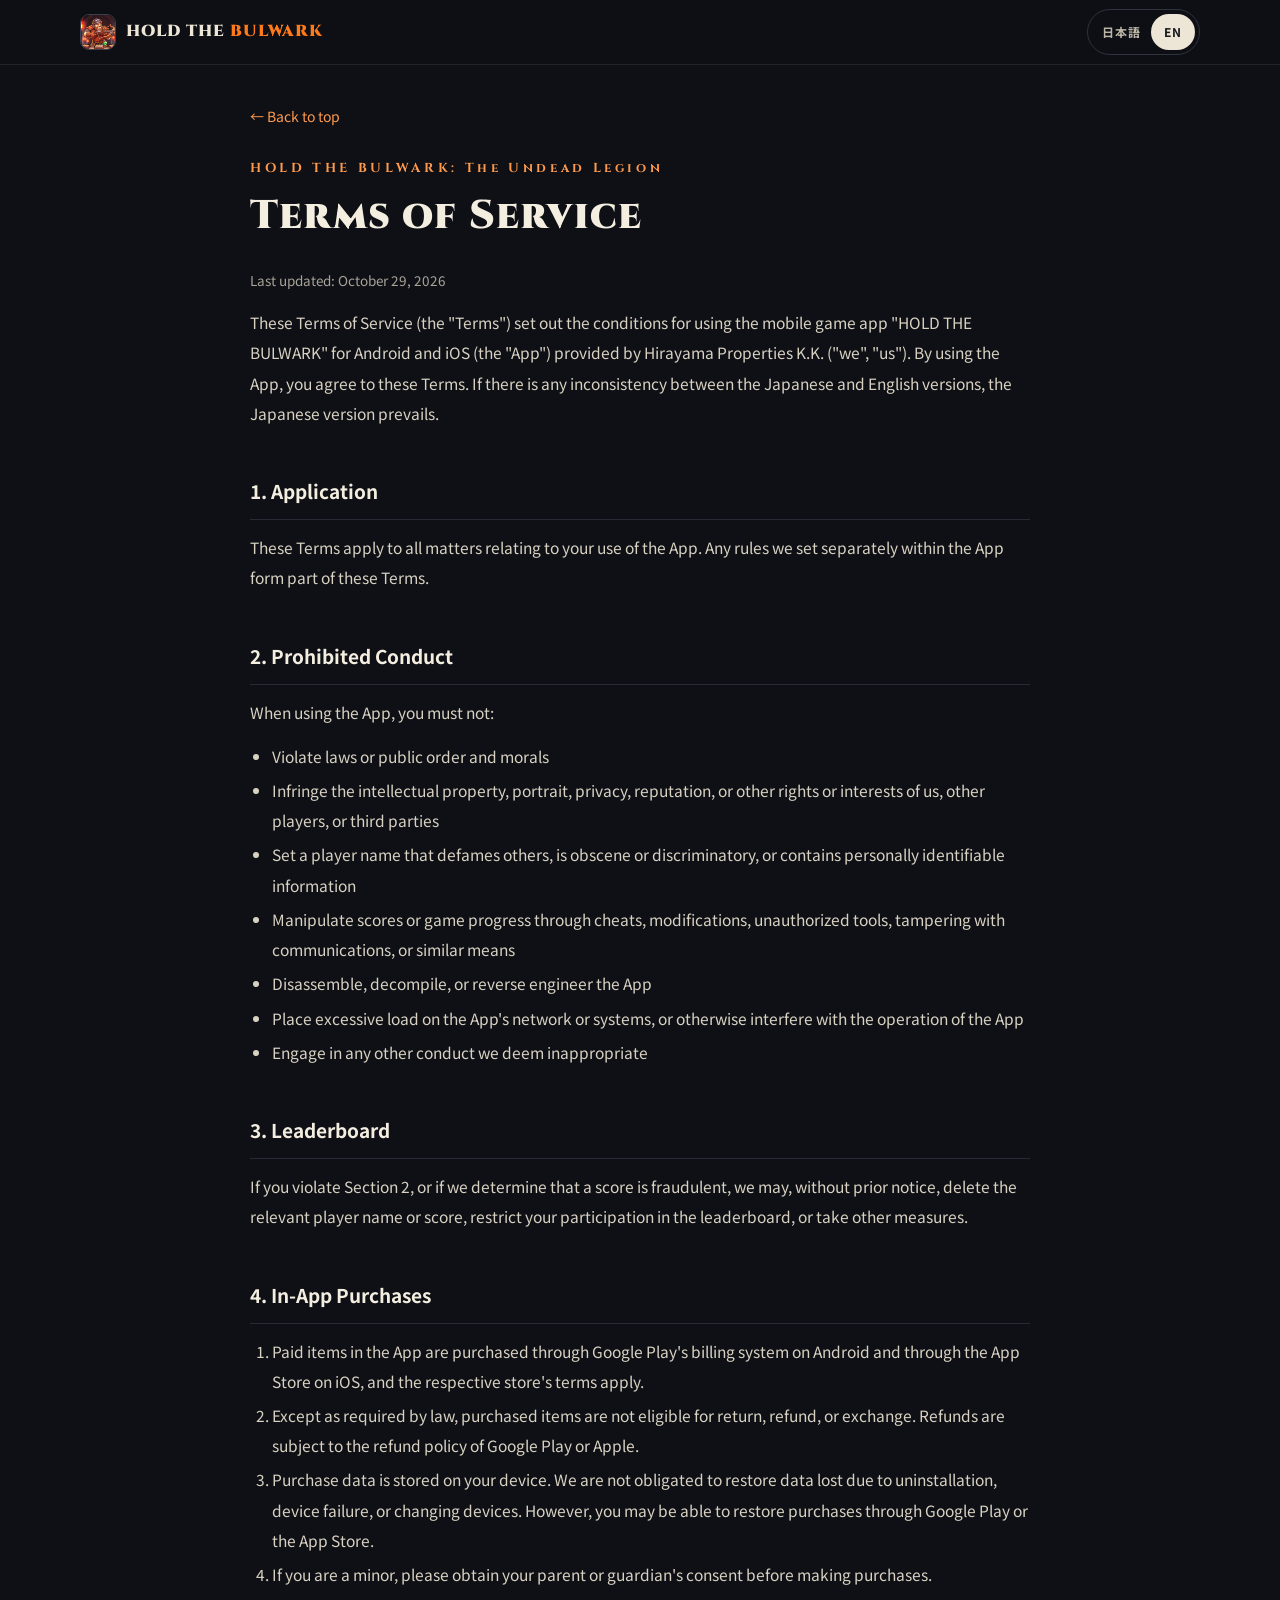
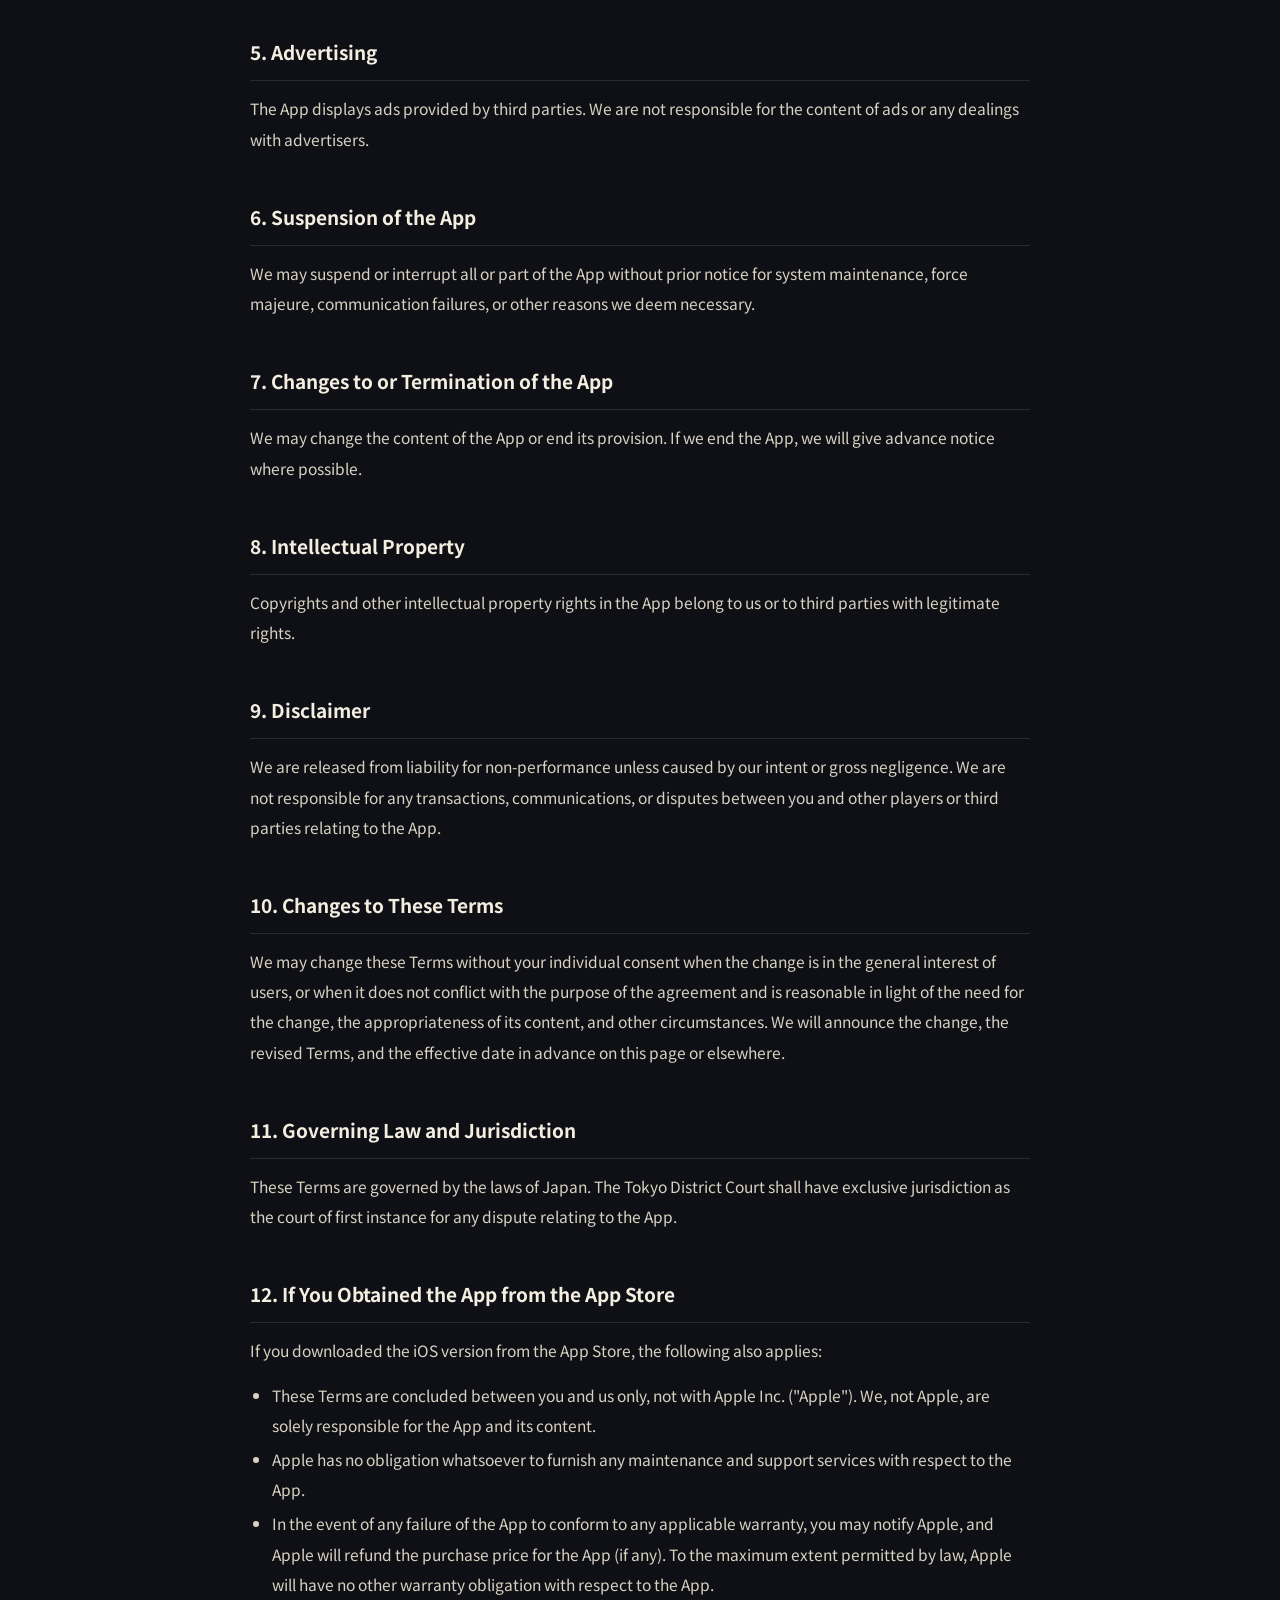
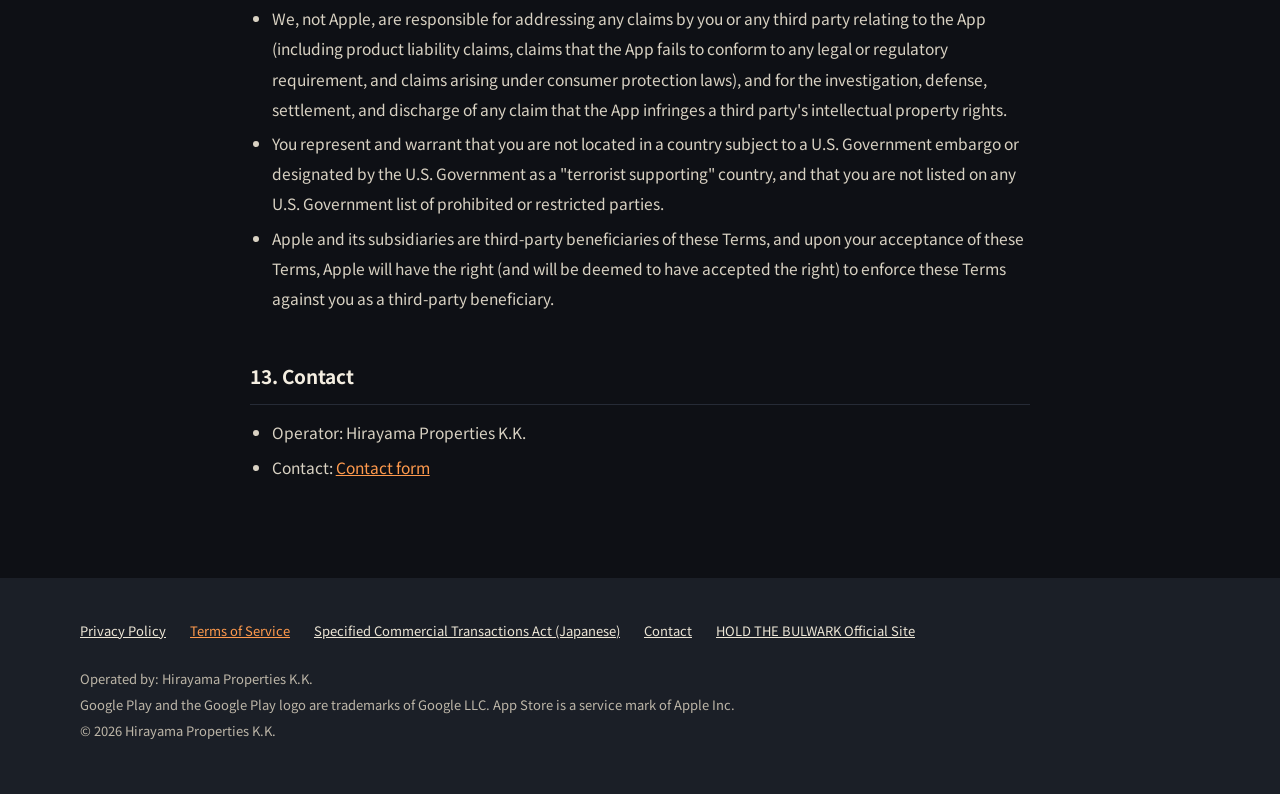
<file: en/terms/index.html>
<!doctype html>
<html lang="en">
<head>
<meta charset="utf-8">
<meta name="viewport" content="width=device-width, initial-scale=1">
<title>Terms of Service｜HOLD THE BULWARK</title>
<meta name="description" content="Terms of Service — HOLD THE BULWARK: The Undead Legion">
<meta name="theme-color" content="#0E1015">
<link rel="canonical" href="https://holdthebulwark.com/en/terms/">
<link rel="alternate" hreflang="en" href="https://holdthebulwark.com/en/terms/">
<link rel="alternate" hreflang="ja" href="https://holdthebulwark.com/terms/">
<link rel="icon" href="../../favicon.ico" sizes="32x32">
<link rel="apple-touch-icon" href="../../assets/img/apple-touch-icon.png">
<link rel="preconnect" href="https://fonts.googleapis.com">
<link rel="preconnect" href="https://fonts.gstatic.com" crossorigin>
<link rel="stylesheet" href="https://fonts.googleapis.com/css2?family=Cinzel:wght@700;900&amp;family=Dela+Gothic+One&amp;family=Noto+Sans+JP:wght@400;500;700;900&amp;display=swap">
<link rel="stylesheet" href="../../assets/css/style.css?v=72ba3e90">
<link rel="stylesheet" href="../../assets/css/legal.css?v=1d1778a6">
</head>
<body>
<div class="root lang-en" lang="en">
<header class="legal-header">
<div class="wrap legal-header-in">
<a href="../" class="legal-logo">
<img src="../../assets/img/app-icon.webp" alt="" width="36" height="36">
<span>HOLD THE <span class="accent">BULWARK</span></span>
</a>
<div role="group" aria-label="Language" class="legal-lang">
<a class="lang-btn" href="../../terms/" hreflang="ja" lang="ja">日本語</a>
<a class="lang-btn on" href="./" hreflang="en" lang="en" aria-current="page">EN</a>
</div>
</div>
</header>
<main class="wrap legal-main">
<p class="legal-back"><a href="../">← Back to top</a></p>
<p class="eyebrow">HOLD THE BULWARK: The Undead Legion</p>
<h1 class="disp legal-title">Terms of Service</h1>
<article class="legal-body">
<p class="legal-updated">Last updated: October 29, 2026</p>
<p>These Terms of Service (the &quot;Terms&quot;) set out the conditions for using the mobile game app &quot;HOLD THE BULWARK&quot; for Android and iOS (the &quot;App&quot;) provided by Hirayama Properties K.K. (&quot;we&quot;, &quot;us&quot;). By using the App, you agree to these Terms. If there is any inconsistency between the Japanese and English versions, the Japanese version prevails.</p>
<h2>1. Application</h2>
<p>These Terms apply to all matters relating to your use of the App. Any rules we set separately within the App form part of these Terms.</p>
<h2>2. Prohibited Conduct</h2>
<p>When using the App, you must not:</p>
<ul><li>Violate laws or public order and morals</li><li>Infringe the intellectual property, portrait, privacy, reputation, or other rights or interests of us, other players, or third parties</li><li>Set a player name that defames others, is obscene or discriminatory, or contains personally identifiable information</li><li>Manipulate scores or game progress through cheats, modifications, unauthorized tools, tampering with communications, or similar means</li><li>Disassemble, decompile, or reverse engineer the App</li><li>Place excessive load on the App's network or systems, or otherwise interfere with the operation of the App</li><li>Engage in any other conduct we deem inappropriate</li></ul>
<h2>3. Leaderboard</h2>
<p>If you violate Section 2, or if we determine that a score is fraudulent, we may, without prior notice, delete the relevant player name or score, restrict your participation in the leaderboard, or take other measures.</p>
<h2>4. In-App Purchases</h2>
<ol><li>Paid items in the App are purchased through Google Play's billing system on Android and through the App Store on iOS, and the respective store's terms apply.</li><li>Except as required by law, purchased items are not eligible for return, refund, or exchange. Refunds are subject to the refund policy of Google Play or Apple.</li><li>Purchase data is stored on your device. We are not obligated to restore data lost due to uninstallation, device failure, or changing devices. However, you may be able to restore purchases through Google Play or the App Store.</li><li>If you are a minor, please obtain your parent or guardian's consent before making purchases.</li></ol>
<h2>5. Advertising</h2>
<p>The App displays ads provided by third parties. We are not responsible for the content of ads or any dealings with advertisers.</p>
<h2>6. Suspension of the App</h2>
<p>We may suspend or interrupt all or part of the App without prior notice for system maintenance, force majeure, communication failures, or other reasons we deem necessary.</p>
<h2>7. Changes to or Termination of the App</h2>
<p>We may change the content of the App or end its provision. If we end the App, we will give advance notice where possible.</p>
<h2>8. Intellectual Property</h2>
<p>Copyrights and other intellectual property rights in the App belong to us or to third parties with legitimate rights.</p>
<h2>9. Disclaimer</h2>
<p>We are released from liability for non-performance unless caused by our intent or gross negligence. We are not responsible for any transactions, communications, or disputes between you and other players or third parties relating to the App.</p>
<h2>10. Changes to These Terms</h2>
<p>We may change these Terms without your individual consent when the change is in the general interest of users, or when it does not conflict with the purpose of the agreement and is reasonable in light of the need for the change, the appropriateness of its content, and other circumstances. We will announce the change, the revised Terms, and the effective date in advance on this page or elsewhere.</p>
<h2>11. Governing Law and Jurisdiction</h2>
<p>These Terms are governed by the laws of Japan. The Tokyo District Court shall have exclusive jurisdiction as the court of first instance for any dispute relating to the App.</p>
<h2>12. If You Obtained the App from the App Store</h2>
<p>If you downloaded the iOS version from the App Store, the following also applies:</p>
<ul><li>These Terms are concluded between you and us only, not with Apple Inc. (&quot;Apple&quot;). We, not Apple, are solely responsible for the App and its content.</li><li>Apple has no obligation whatsoever to furnish any maintenance and support services with respect to the App.</li><li>In the event of any failure of the App to conform to any applicable warranty, you may notify Apple, and Apple will refund the purchase price for the App (if any). To the maximum extent permitted by law, Apple will have no other warranty obligation with respect to the App.</li><li>We, not Apple, are responsible for addressing any claims by you or any third party relating to the App (including product liability claims, claims that the App fails to conform to any legal or regulatory requirement, and claims arising under consumer protection laws), and for the investigation, defense, settlement, and discharge of any claim that the App infringes a third party's intellectual property rights.</li><li>You represent and warrant that you are not located in a country subject to a U.S. Government embargo or designated by the U.S. Government as a &quot;terrorist supporting&quot; country, and that you are not listed on any U.S. Government list of prohibited or restricted parties.</li><li>Apple and its subsidiaries are third-party beneficiaries of these Terms, and upon your acceptance of these Terms, Apple will have the right (and will be deemed to have accepted the right) to enforce these Terms against you as a third-party beneficiary.</li></ul>
<h2>13. Contact</h2>
<ul><li>Operator: Hirayama Properties K.K.</li><li>Contact: <a href="https://forms.gle/QtNSUzpAxisWaQEp6" target="_blank" rel="noopener">Contact form</a></li></ul>
</article>
</main>
<footer class="legal-footer">
<div class="wrap">
<nav aria-label="Footer" class="legal-footer-nav">
<a href="../../en/privacy/">Privacy Policy</a>
<a href="../../en/terms/" aria-current="page">Terms of Service</a>
<a href="../../tokusho/">Specified Commercial Transactions Act (Japanese)</a>
<a href="https://forms.gle/QtNSUzpAxisWaQEp6" target="_blank" rel="noopener">Contact</a>
<a href="../">HOLD THE BULWARK Official Site</a>
</nav>
<p>Operated by: Hirayama Properties K.K.</p>
<p>Google Play and the Google Play logo are trademarks of Google LLC. App Store is a service mark of Apple Inc.</p>
<p>© 2026 Hirayama Properties K.K.</p>
</div>
</footer>
</div>
</body>
</html>
</file>
<file: assets/css/style.css>
body{margin:0;background:#0E1015}
a{color:#FF9A4D}a:hover{color:#FFC08A}
*{box-sizing:border-box}
html{scroll-behavior:smooth}
.root{-webkit-font-smoothing:antialiased}
.root :focus-visible{outline:2px solid #FF9A4D;outline-offset:3px}
.wrap{max-width:1160px;margin:0 auto;padding:0 20px}
.sec{padding:clamp(72px,9vw,128px) 0;position:relative}
.disp{font-weight:900;letter-spacing:.01em;line-height:1.15;margin:0}
.lang-en .disp{font-family:'Cinzel',serif;letter-spacing:.03em}
.lang-ja .disp{font-family:'Dela Gothic One','Noto Sans JP',sans-serif;font-weight:400}
.logo{font-family:'Cinzel',serif}
.eyebrow{font-family:'Cinzel',serif;font-weight:700;font-size:13px;letter-spacing:.28em;color:#FF9A4D;margin:0 0 14px}
.h2{font-size:clamp(28px,4vw,44px)}
.lead{color:#BDB6A8;font-size:16px;line-height:1.9;margin:16px 0 0}
.nav-links{display:flex;gap:28px;align-items:center}
.nav-links a{color:#D9D2C3;text-decoration:none;font-size:14px;font-weight:500;padding:12px 0}
.nav-links a:hover{color:#FF9A4D}
.menu-btn{display:none}
.lang-btn{min-width:44px;height:36px;border:0;background:transparent;color:#BDB6A8;font:700 12px/1 'Noto Sans JP',sans-serif;letter-spacing:.08em;border-radius:999px;cursor:pointer}
.lang-btn.on{background:#EDE6D6;color:#14161C}
.lang-btn{white-space:nowrap}
@media (max-width:480px){header .logo img{width:34px!important;height:34px!important}header .logo>span>span:first-child{font-size:14px!important;line-height:1.15}header .logo>span>span:last-child{display:none}}
.btn{display:inline-flex;align-items:center;justify-content:center;gap:8px;min-height:44px;padding:0 20px;border-radius:10px;background:#FF7A1A;color:#1A0E05;font-weight:700;font-size:14px;text-decoration:none;white-space:nowrap}
.btn:hover{background:#FF9A4D;color:#1A0E05}
.btn-off,.btn-off:hover{background:#2A2F3A;color:#BDB6A8;border:1px dashed #4A4F5B;cursor:not-allowed}
.gp-badge{display:inline-flex;flex-direction:column;justify-content:center;align-items:center;width:200px;height:60px;border-radius:9px;background:#000;border:1px solid #A6A6A6;color:#EDE6D6;text-decoration:none;gap:2px}
.gp-badge:hover{color:#fff;border-color:#EDE6D6}
.gp-badge small{font-size:10px;color:#A6A6A6;letter-spacing:.06em}
.badges{display:flex;flex-wrap:wrap;gap:14px;align-items:center}
.as-badge{position:relative;display:inline-flex;flex-direction:column;justify-content:center;align-items:center;width:200px;height:60px;border-radius:9px;background:#0A0B0E;border:1px dashed #5A5F6A;color:#A9A398;gap:2px;cursor:default}
.as-badge small{font-size:10px;color:#8E8A80;letter-spacing:.06em}
.store-btn{display:inline-flex;align-items:center;gap:12px;min-width:212px;height:62px;padding:0 22px 0 16px;border-radius:12px;background:#FF7A1A;color:#1A0E05;text-decoration:none;box-shadow:0 8px 24px rgba(255,122,26,.28);transition:transform .15s,background .15s}
.store-btn:hover{background:#FF9A4D;color:#1A0E05;transform:translateY(-1px)}
.store-btn svg{flex:none}
.store-tx{display:flex;flex-direction:column;line-height:1.15;text-align:left}
.store-tx small{font-size:11px;font-weight:700;letter-spacing:.04em;opacity:.85}
.store-tx strong{font-family:'Noto Sans JP',sans-serif;font-size:19px;font-weight:900;letter-spacing:.01em}
.store-btn.off,.store-btn.off:hover{background:transparent;color:#BDB6A8;border:1px dashed #4A4F5B;box-shadow:none;cursor:default;transform:none}
.store-btn.off .store-tx strong{font-size:16px}
@media (prefers-reduced-motion:reduce){.store-btn{transition:none}.store-btn:hover{transform:none}}
.soon{position:absolute;top:-10px;right:-8px;padding:3px 10px;border-radius:999px;background:#EDE6D6;color:#14161C;font-size:11px;font-weight:700;letter-spacing:.06em;line-height:1.4}
@media (max-width:860px){.badges{justify-content:center}}
.ph{display:flex;align-items:center;justify-content:center;flex-direction:column;gap:8px;text-align:center;color:#A9A398;font-size:12px;letter-spacing:.06em;background:repeating-linear-gradient(135deg,rgba(237,230,214,.035) 0 10px,transparent 10px 20px),#161A22;border:1px dashed rgba(237,230,214,.28)}
.hero-grid{display:grid;grid-template-columns:minmax(0,1.15fr) minmax(0,.85fr);gap:48px;align-items:center}
.feat-grid{display:grid;grid-template-columns:repeat(4,minmax(0,1fr));gap:20px}
.step-grid{display:grid;grid-template-columns:repeat(3,minmax(0,1fr));gap:28px}
.two-col{display:grid;grid-template-columns:repeat(2,minmax(0,1fr));gap:28px}
.card{background:#151922;border:1px solid #262B36;border-radius:16px}
.icon-box{width:52px;height:52px;border-radius:12px;display:flex;align-items:center;justify-content:center;background:rgba(255,122,26,.12);color:#FF9A4D;flex:none}
.row-icon{width:44px;height:44px;border-radius:50%;display:flex;align-items:center;justify-content:center;flex:none}
.shots{display:flex;gap:16px;overflow-x:auto;scroll-snap-type:x mandatory;padding:4px 20px 20px;scrollbar-color:#3A3F4B transparent}
.shot{flex:none;width:200px;aspect-ratio:9/20;border-radius:22px;padding:0;border:1px solid #2E333E;background:#161A22;scroll-snap-align:start;cursor:zoom-in;font:inherit;color:inherit;position:relative;overflow:hidden}
.shot:hover{border-color:#FF9A4D}
.faq details{border-bottom:1px solid #262B36}
.faq summary{list-style:none;cursor:pointer;display:flex;justify-content:space-between;align-items:center;gap:16px;padding:22px 4px;font-weight:700;font-size:16px;min-height:44px}
.faq summary::-webkit-details-marker{display:none}
.faq .chev{transition:transform .2s;color:#FF9A4D;flex:none}
.faq details[open] .chev{transform:rotate(45deg)}
.faq p{margin:0;padding:0 4px 24px;color:#BDB6A8;line-height:1.9;font-size:15px}
.lv{width:40px;height:40px;border-radius:50%;display:flex;align-items:center;justify-content:center;font:700 12px/1 'Cinzel',serif;border:1px solid #3A3F4B;color:#BDB6A8;background:#151922;flex:none}
.m-cta{display:none}
.hero-sub{margin:24px 0 0}
@media (max-width:860px){.hero-sub{margin:24px auto 0}}
.hero-bg{background:radial-gradient(ellipse 60% 40% at 50% 100%,rgba(255,122,26,.12),transparent 70%),#0B0E14}
.hero-visual{display:block;width:100%;height:clamp(300px,48.8vw,720px);object-fit:cover;object-position:center top;-webkit-mask-image:linear-gradient(180deg,#000 62%,transparent 100%);mask-image:linear-gradient(180deg,#000 62%,transparent 100%)}
.hero-grid{grid-template-columns:minmax(0,1fr);justify-items:center;text-align:center}
.hero-text{grid-column:auto;max-width:780px;margin-top:clamp(-80px,-4vw,-16px)}
.hero-text .hero-sub{margin:20px auto 0}
.hero-text .hero-cta,.hero-text .badges{justify-content:center}
.step-media{position:relative;width:100%;max-width:240px}
.step-media .step-img{max-width:none}
.tap-ring{position:absolute;left:74.6%;top:84.6%;width:18%;height:8.4%;border:3px solid #FF7A1A;border-radius:10px;box-shadow:0 0 0 3px rgba(14,16,21,.55),0 0 18px rgba(255,122,26,.85);animation:tapPulse 1.6s ease-in-out infinite;pointer-events:none}
.tap-tag{position:absolute;right:3%;top:76.4%;display:inline-flex;align-items:center;gap:3px;padding:3px 9px 3px 7px;border-radius:999px;background:#FF7A1A;color:#1A0E05;font-size:11px;font-weight:900;letter-spacing:.04em;white-space:nowrap;box-shadow:0 4px 12px rgba(0,0,0,.45);animation:tapBob 1.6s ease-in-out infinite;pointer-events:none}
.drag-ov{position:absolute;inset:0;width:100%;height:100%;pointer-events:none;overflow:visible}
.drag-path{animation:dragDash 1s linear infinite}
.drag-hand{animation:dragHand 2.4s ease-in-out infinite}
.drag-target{animation:tapPulse 1.6s ease-in-out infinite;transform-box:fill-box;transform-origin:center}
.merge-tag{left:4%;right:auto;top:57.5%;animation:none}
@keyframes dragDash{to{stroke-dashoffset:-34}}
@keyframes dragHand{0%{transform:translate(0,0);opacity:0}12%{opacity:1}20%{transform:translate(0,0)}65%{transform:translate(-112px,-92px);opacity:1}82%,100%{transform:translate(-112px,-92px);opacity:0}}
@media (prefers-reduced-motion:reduce){.drag-path,.drag-hand,.drag-target{animation:none}}
@keyframes tapPulse{0%,100%{transform:scale(1);opacity:1}50%{transform:scale(1.08);opacity:.75}}
@keyframes tapBob{0%,100%{transform:translateY(0)}50%{transform:translateY(3px)}}
@media (prefers-reduced-motion:reduce){.tap-ring,.tap-tag{animation:none}}
.step-img{width:100%;max-width:240px;aspect-ratio:9/20;object-fit:cover;border-radius:20px;border:1px solid #2E333E;box-shadow:0 20px 50px rgba(0,0,0,.45);display:block}
.item-img{width:60px;height:60px;border-radius:12px;flex:none;border:1px solid #3A3F4B;display:block}
.foe-img{width:72px;height:72px;border-radius:14px;object-fit:cover;flex:none;border:1px solid #3A3F4B;display:block;box-shadow:0 8px 20px rgba(0,0,0,.4)}
.foe-img.boss{border:2px solid #FF7A1A;box-shadow:0 0 22px rgba(255,122,26,.35)}
.tag{font-size:11px;font-weight:700;letter-spacing:.06em;padding:2px 9px;border-radius:999px;background:rgba(185,195,232,.12);color:#C9D1EE;line-height:1.6}
.tag.boss{background:rgba(255,122,26,.16);color:#FFB27A}
@media (max-width:600px){.hero-visual{height:300px}.hero-text{margin-top:-8px}}
.embers{position:absolute;inset:0;overflow:hidden;pointer-events:none}
.ember{position:absolute;bottom:-12px;width:4px;height:4px;border-radius:50%;background:#FFC27A;box-shadow:0 0 8px 2px rgba(255,122,26,.65);opacity:0;animation:rise 10s linear infinite}
.ember:nth-child(even){animation-name:rise2;width:3px;height:3px}
.ember:nth-child(1){left:4%;animation-delay:-1s;animation-duration:9s}
.ember:nth-child(2){left:11%;animation-delay:-6s;animation-duration:12s}
.ember:nth-child(3){left:18%;animation-delay:-3s;animation-duration:10s}
.ember:nth-child(4){left:25%;animation-delay:-8s;animation-duration:13s}
.ember:nth-child(5){left:31%;animation-delay:-2s;animation-duration:11s}
.ember:nth-child(6){left:38%;animation-delay:-9s;animation-duration:9s}
.ember:nth-child(7){left:45%;animation-delay:-5s;animation-duration:12s}
.ember:nth-child(8){left:52%;animation-delay:-1.5s;animation-duration:10s}
.ember:nth-child(9){left:58%;animation-delay:-7s;animation-duration:14s}
.ember:nth-child(10){left:64%;animation-delay:-4s;animation-duration:9s}
.ember:nth-child(11){left:70%;animation-delay:-10s;animation-duration:11s}
.ember:nth-child(12){left:76%;animation-delay:-2.5s;animation-duration:13s}
.ember:nth-child(13){left:82%;animation-delay:-6.5s;animation-duration:10s}
.ember:nth-child(14){left:88%;animation-delay:-3.5s;animation-duration:12s}
.ember:nth-child(15){left:93%;animation-delay:-8.5s;animation-duration:9s}
.ember:nth-child(16){left:97%;animation-delay:-5.5s;animation-duration:11s}
@keyframes rise{0%{transform:translate(0,0);opacity:0}12%{opacity:.9}100%{transform:translate(40px,-640px);opacity:0}}
@keyframes rise2{0%{transform:translate(0,0);opacity:0}12%{opacity:.8}100%{transform:translate(-36px,-560px);opacity:0}}
@keyframes fadeUp{from{opacity:0;transform:translateY(28px)}to{opacity:1;transform:none}}
@supports (animation-timeline: view()){@media (prefers-reduced-motion:no-preference){.reveal{animation:fadeUp linear both;animation-timeline:view();animation-range:entry 0% entry 35%}}}
@media (prefers-reduced-motion:reduce){.ember{display:none}html{scroll-behavior:auto}.faq .chev{transition:none}}
@media (max-width:1024px){.feat-grid{grid-template-columns:repeat(2,minmax(0,1fr))}}
@media (max-width:860px){.nav-links{display:none}.menu-btn{display:inline-flex}.hero-grid{grid-template-columns:minmax(0,1fr);text-align:center}.hero-cta{justify-content:center}.hero-phone{order:2}.step-grid{grid-template-columns:minmax(0,1fr)}.two-col{grid-template-columns:minmax(0,1fr)}.ladder-mid{display:none}}
@media (max-width:600px){.feat-grid{grid-template-columns:minmax(0,1fr)}.hdr-cta{display:none}.m-cta{display:block}.shot{width:168px}}

/* static-site additions */
[hidden]{display:none!important}
.lang-btn{display:inline-flex;align-items:center;justify-content:center;padding:0 10px;text-decoration:none}
.lang-btn:hover{color:#EDE6D6}
.lang-btn.on:hover{color:#14161C}
#lightbox img{user-select:none}
body.no-scroll{overflow:hidden}
</file>
<file: assets/css/legal.css>
/* legal pages */
.root{background:#0E1015;color:#EDE6D6;font-family:'Noto Sans JP',system-ui,sans-serif;font-size:16px;line-height:1.7;min-height:100vh;overflow-x:clip}
.legal-title{color:#F4EEE1}
.legal-header{position:sticky;top:0;z-index:30;background:rgba(14,16,21,.92);backdrop-filter:blur(10px);border-bottom:1px solid #1F232C}
.legal-header-in{height:64px;display:flex;align-items:center;justify-content:space-between;gap:16px}
.legal-logo{font-family:'Cinzel',serif;display:flex;align-items:center;gap:10px;white-space:nowrap;min-width:0;text-decoration:none;color:#EDE6D6;font-weight:900;font-size:16px;letter-spacing:.06em}
.legal-logo:hover{color:#EDE6D6}
.legal-logo img{width:36px;height:36px;border-radius:9px;border:1px solid #3A3F4B}
.legal-logo .accent{color:#FF7A1A}
.legal-lang{display:flex;padding:4px;border:1px solid #2E333E;border-radius:999px}
.legal-main{max-width:820px;padding-top:40px;padding-bottom:80px}
.legal-back{margin:0 0 28px;font-size:14px}
.legal-back a{text-decoration:none}
.legal-title{font-size:clamp(28px,4.4vw,40px);margin-bottom:28px}
.legal-body{color:#D9D2C3;font-size:15.5px;line-height:1.95;overflow-wrap:anywhere}
.legal-body h2{font-size:19px;font-weight:700;color:#F4EEE1;margin:44px 0 12px;padding-bottom:10px;border-bottom:1px solid #262B36}
.legal-body h3{font-size:16px;font-weight:700;color:#FF9A4D;margin:24px 0 6px}
.legal-body p{margin:0 0 14px}
.legal-body ul,.legal-body ol{margin:0 0 16px;padding-left:1.4em}
.legal-body li{margin:4px 0}
.legal-updated{color:#A9A398;font-size:13.5px}
.legal-table{width:100%;border-collapse:collapse;border-top:1px solid #262B36}
.legal-table th,.legal-table td{text-align:left;vertical-align:top;padding:16px 12px;border-bottom:1px solid #262B36}
.legal-table th{width:32%;color:#F4EEE1;font-weight:700;background:#151922}
@media (max-width:600px){.legal-table th,.legal-table td{display:block;width:auto}.legal-table th{border-bottom:0;padding-bottom:6px}.legal-table td{padding-top:6px}.legal-logo{font-size:13px;letter-spacing:.03em}.legal-logo img{width:32px;height:32px}}
.legal-footer{background:#1B1F27;padding:32px 0 48px;color:#BDB6A8;font-size:13px;line-height:1.7}
.legal-footer p{margin:4px 0}
.legal-footer-nav{display:flex;flex-wrap:wrap;gap:4px 24px;margin-bottom:16px}
.legal-footer-nav a{color:#EDE6D6;padding:10px 0}
.legal-footer-nav a[aria-current]{color:#FF9A4D}
</file>
